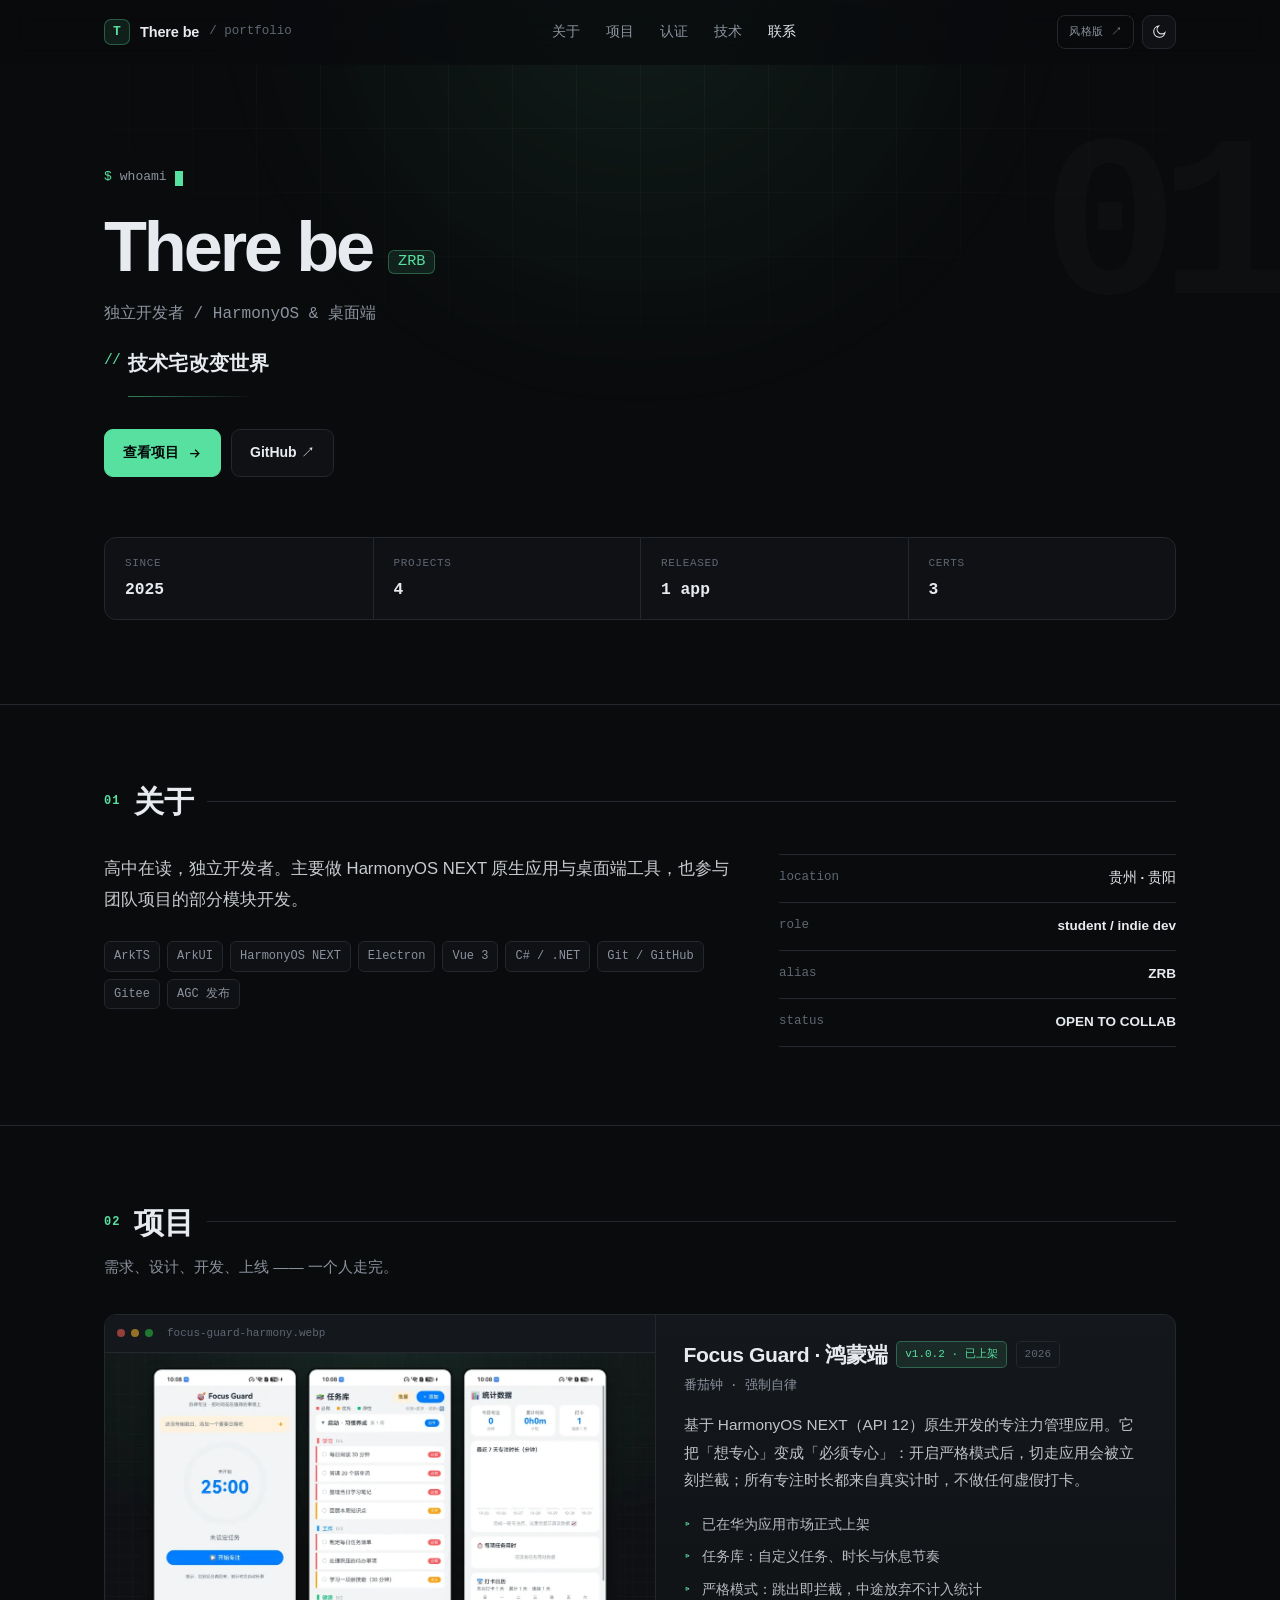
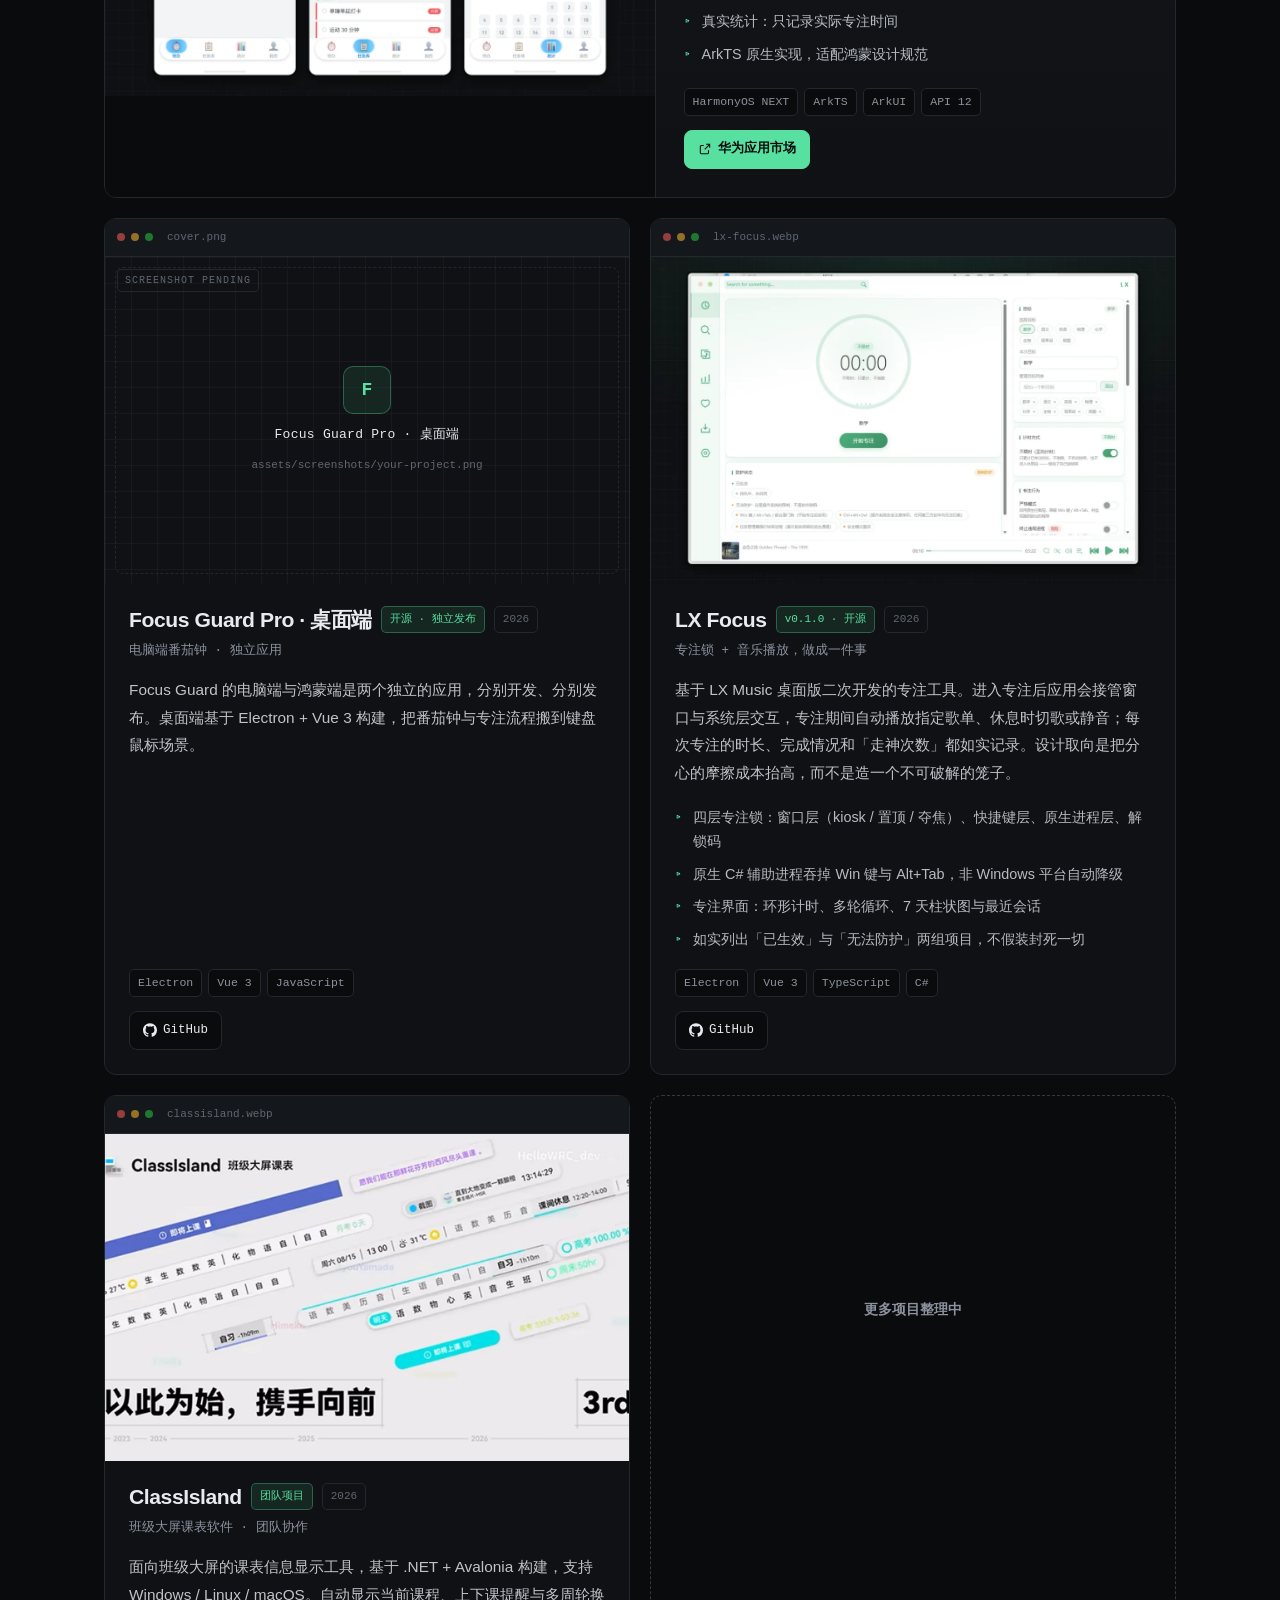
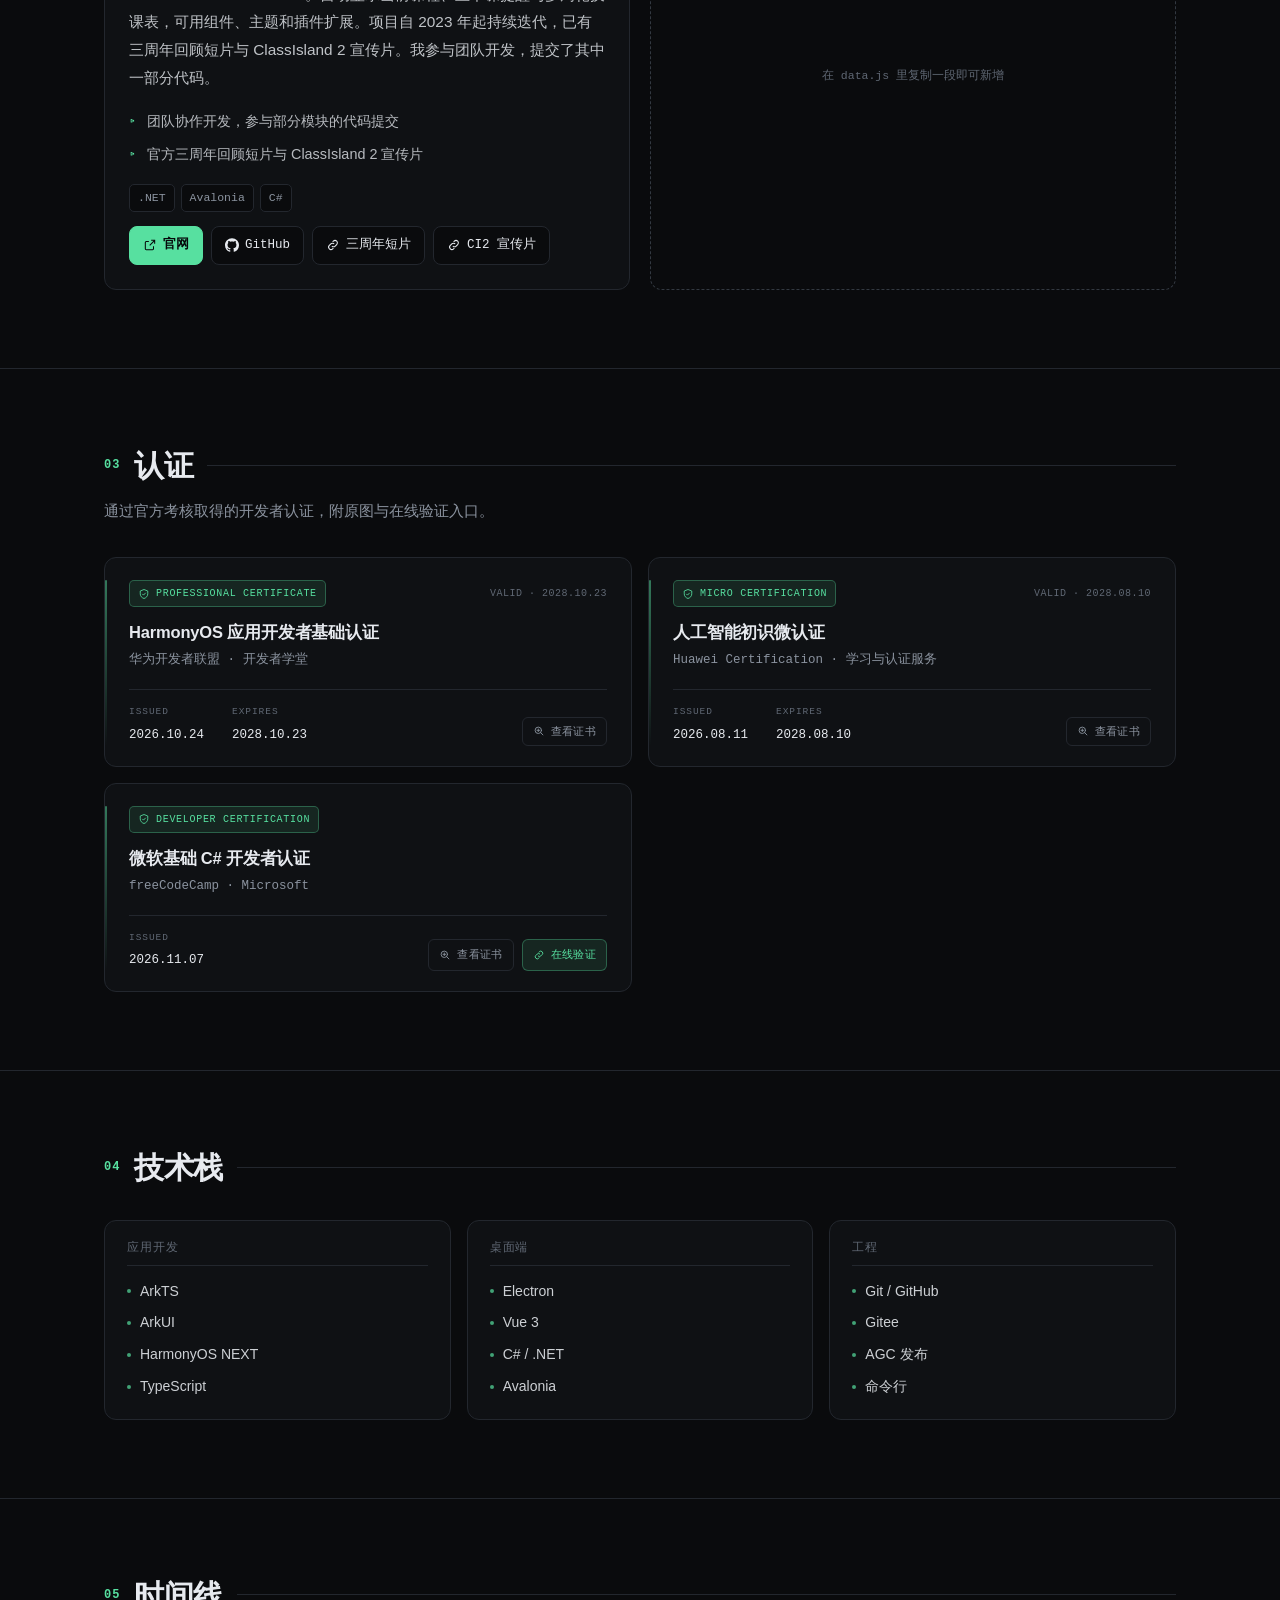
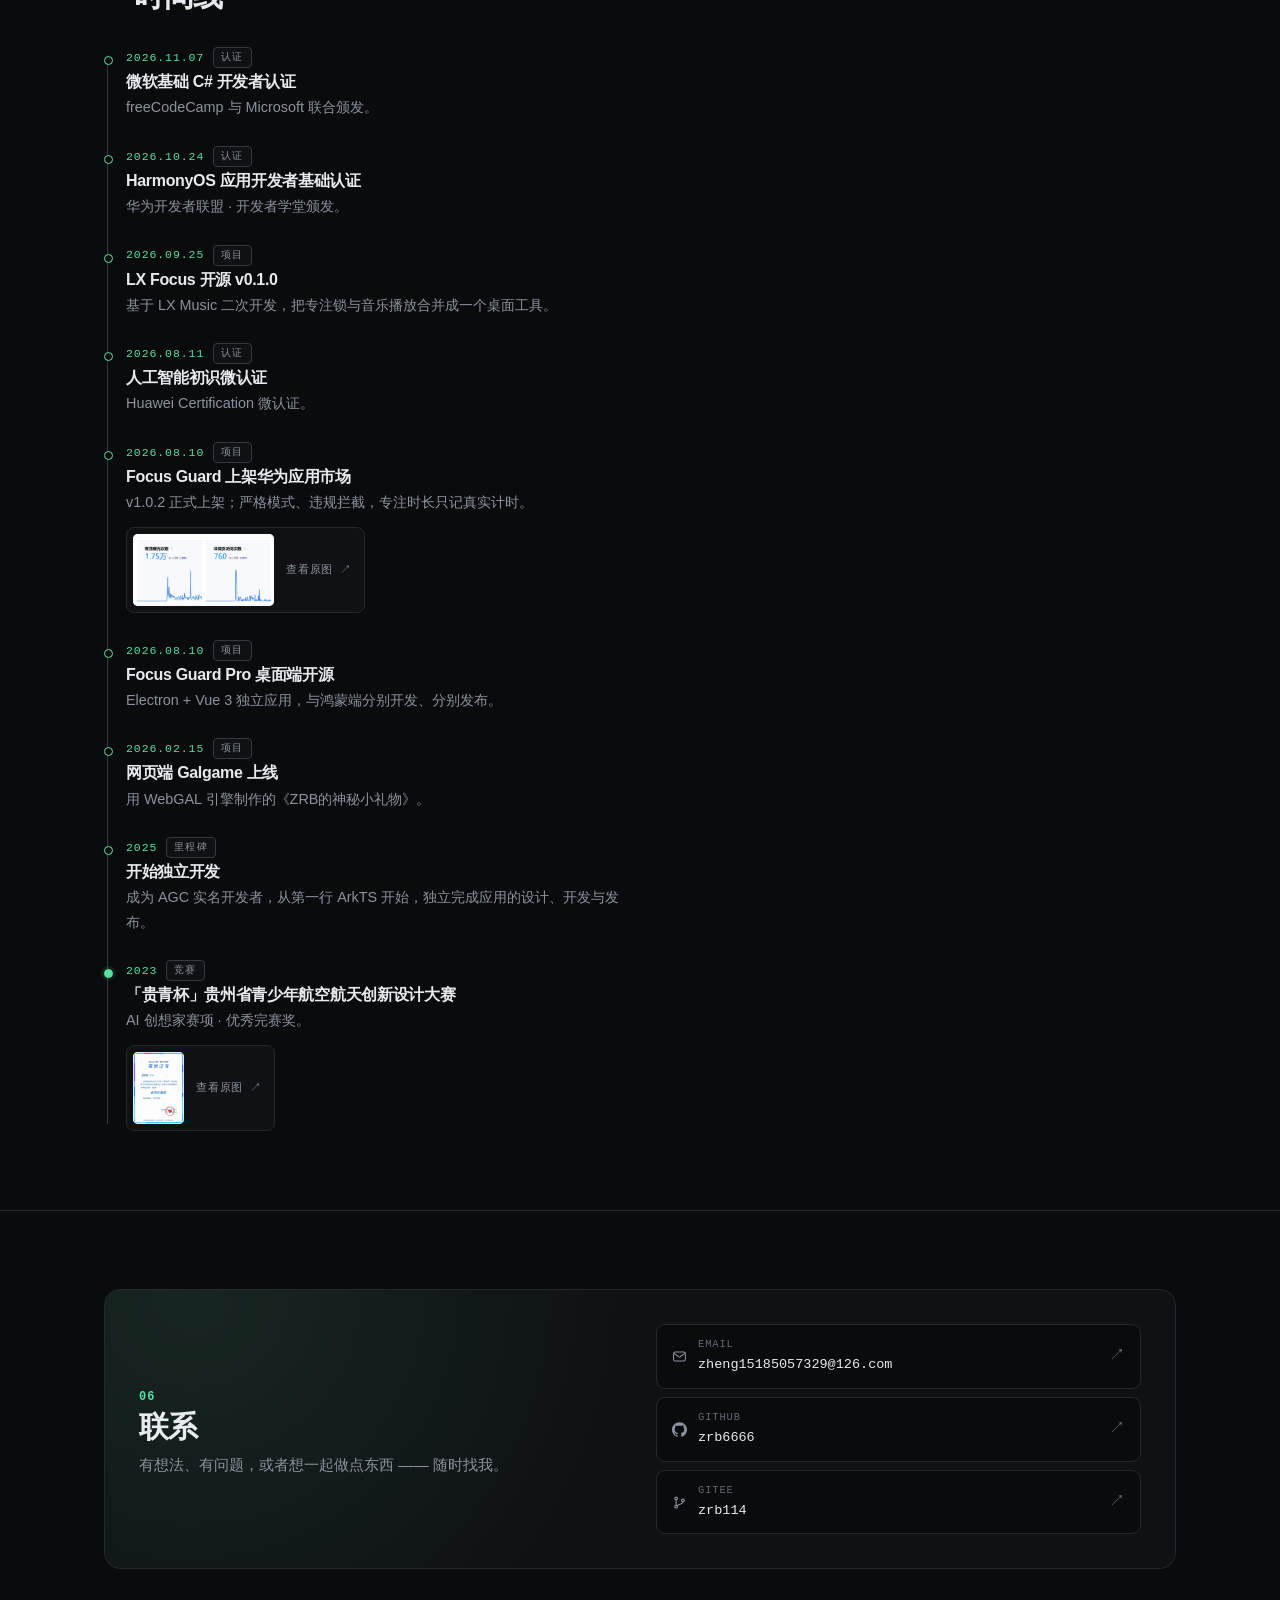
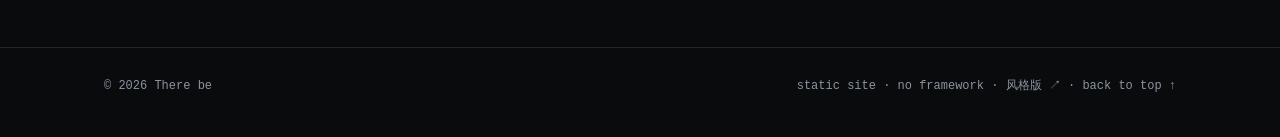
<file: index.html>
<!DOCTYPE html>
<html lang="zh-CN" data-theme="dark">
<head>
<meta charset="UTF-8" />
<meta name="viewport" content="width=device-width, initial-scale=1" />
<title>There be · 作品集</title>
<meta name="description" content="There be (ZRB) 的项目作品集 — 独立开发者，HarmonyOS 与桌面端应用。" />
<meta name="theme-color" content="#0a0b0d" />
<meta property="og:title" content="There be · 作品集" />
<meta property="og:description" content="独立开发者，做 HarmonyOS 应用与各种小工具。" />
<meta property="og:type" content="website" />
<link rel="icon" href="data:image/svg+xml,%3Csvg xmlns='http://www.w3.org/2000/svg' viewBox='0 0 32 32'%3E%3Crect width='32' height='32' rx='7' fill='%230a0b0d' stroke='%2357e0a0' stroke-width='1.5'/%3E%3Ctext x='16' y='22' font-size='15' font-family='monospace' font-weight='700' text-anchor='middle' fill='%2357e0a0'%3ET%3C/text%3E%3C/svg%3E" />
<!-- inline:style.css -->
<style>
/* =========================================================
   作品集 · 极客风样式

   ⚠ 本文件已内联到 index.html 的 <style> 里（省一次网络往返）。
     改完这里请运行：node sync-css.js
   =========================================================
   设计基调：近黑背景 + 1px 硬边框 + 等宽字体标签 + 单一薄荷绿强调
   ========================================================= */

:root {
  --bg: #0a0b0d;
  --panel: #0f1114;
  --panel-2: #14171b;
  --line: #23272e;
  --line-2: #333941;
  --text: #e7eaef;
  --dim: #8b939f;
  --dimmer: #5f6773;
  --accent: #57e0a0;
  --accent-soft: rgba(87, 224, 160, 0.10);
  --accent-line: rgba(87, 224, 160, 0.32);
  --radius: 12px;
  --max: 1120px;
  --nav-bg: rgba(10, 11, 13, 0.72);
  --nav-bg-solid: rgba(10, 11, 13, 0.94);
  --grid-line: rgba(255, 255, 255, 0.035);
  --shadow: 0 20px 50px -28px rgba(0, 0, 0, 0.9);
  color-scheme: dark;

  --mono: ui-monospace, SFMono-Regular, "SF Mono", "JetBrains Mono", "Cascadia Code",
    Menlo, Consolas, "Liberation Mono", monospace;
  --sans: -apple-system, BlinkMacSystemFont, "Segoe UI", "PingFang SC",
    "Hiragino Sans GB", "Microsoft YaHei", sans-serif;
}

[data-theme="light"] {
  --bg: #f6f7f8;
  --panel: #ffffff;
  --panel-2: #f2f4f5;
  --line: #dfe3e7;
  --line-2: #c6ccd3;
  --text: #0e1216;
  --dim: #5c6672;
  --dimmer: #8b939f;
  --accent: #0b9e64;
  --accent-soft: rgba(11, 158, 100, 0.08);
  --accent-line: rgba(11, 158, 100, 0.30);
  --nav-bg: rgba(246, 247, 248, 0.78);
  --nav-bg-solid: rgba(246, 247, 248, 0.95);
  --grid-line: rgba(0, 0, 0, 0.045);
  --shadow: 0 18px 40px -26px rgba(16, 24, 40, 0.35);
  color-scheme: light;
}

* { box-sizing: border-box; }

html {
  scroll-behavior: smooth;
  scroll-padding-top: 86px;
  -webkit-text-size-adjust: 100%;
}

body {
  margin: 0;
  background: var(--bg);
  color: var(--text);
  font-family: var(--sans);
  font-size: 16px;
  line-height: 1.7;
  -webkit-font-smoothing: antialiased;
  overflow-x: hidden;
  transition: background .3s ease, color .3s ease;
}

a { color: inherit; text-decoration: none; }
p { margin: 0; }
h1, h2, h3, h4 { margin: 0; line-height: 1.2; letter-spacing: -0.02em; }
img, svg { display: block; }
ul, ol, dl, dd { margin: 0; padding: 0; }
::selection { background: var(--accent); color: #06090a; }

.wrap { width: 100%; max-width: var(--max); margin: 0 auto; padding: 0 24px; }
.dim { color: var(--dim); }

/* ---------------- 背景 ---------------- */
.bg { position: fixed; inset: 0; z-index: -1; overflow: hidden; }
.bg-grid {
  position: absolute; inset: 0;
  background-image:
    linear-gradient(to right, var(--grid-line) 1px, transparent 1px),
    linear-gradient(to bottom, var(--grid-line) 1px, transparent 1px);
  background-size: 64px 64px;
  mask-image: radial-gradient(ellipse 78% 55% at 50% 0%, #000 10%, transparent 78%);
  -webkit-mask-image: radial-gradient(ellipse 78% 55% at 50% 0%, #000 10%, transparent 78%);
}
.bg-glow {
  position: absolute;
  left: 50%; top: -32vw;
  width: 86vw; height: 62vw;
  transform: translateX(-50%);
  background: radial-gradient(circle at 50% 50%,
    color-mix(in srgb, var(--accent) 16%, transparent), transparent 62%);
  filter: blur(40px);
  opacity: .55;
}
[data-theme="light"] .bg-glow { opacity: .35; }

/* ---------------- 导航 ---------------- */
.nav {
  position: sticky; top: 0; z-index: 60;
  background: var(--nav-bg);
  backdrop-filter: blur(14px) saturate(140%);
  -webkit-backdrop-filter: blur(14px) saturate(140%);
  border-bottom: 1px solid transparent;
  transition: border-color .25s ease, background .25s ease;
}
.nav.scrolled { border-bottom-color: var(--line); background: var(--nav-bg-solid); }
.nav-inner {
  height: 64px;
  display: flex; align-items: center; justify-content: space-between; gap: 16px;
}
.brand { display: inline-flex; align-items: center; gap: 10px; }
.brand-mark {
  width: 26px; height: 26px;
  display: grid; place-items: center;
  border: 1px solid var(--accent-line);
  border-radius: 7px;
  font-family: var(--mono);
  font-size: 13px; font-weight: 700;
  color: var(--accent);
  background: var(--accent-soft);
}
.brand-text { font-size: 14.5px; font-weight: 600; letter-spacing: -0.01em; }
.brand-slash {
  font-family: var(--mono);
  font-size: 12.5px;
  color: var(--dimmer);
}

.nav-links { display: flex; align-items: center; gap: 2px; }
.nav-links a {
  display: inline-flex; align-items: center; gap: 7px;
  padding: 7px 12px;
  border-radius: 8px;
  font-size: 13.5px;
  color: var(--dim);
  transition: color .2s ease, background .2s ease;
}
.nav-links a span {
  font-family: var(--mono);
  font-size: 10.5px;
  color: var(--dimmer);
  transition: color .2s ease;
}
.nav-links a:hover { color: var(--text); background: var(--panel-2); }
.nav-links a.active { color: var(--text); }
.nav-links a.active span { color: var(--accent); }

.nav-actions { display: flex; align-items: center; gap: 8px; }
.nav-alt {
  display: inline-flex; align-items: center;
  font-family: var(--mono); font-size: 11px; letter-spacing: .04em;
  color: var(--dim); white-space: nowrap;
  border: 1px solid var(--line); border-radius: 8px; padding: 7px 11px;
  transition: color .2s, border-color .2s, background .2s;
}
.nav-alt:hover { color: var(--accent); border-color: var(--accent-line); background: var(--accent-soft); }
.icon-btn {
  width: 34px; height: 34px;
  display: grid; place-items: center;
  border: 1px solid var(--line);
  border-radius: 9px;
  background: var(--panel);
  color: var(--text);
  cursor: pointer;
  transition: border-color .2s ease, color .2s ease, background .2s ease;
}
.icon-btn:hover { border-color: var(--line-2); color: var(--accent); }
.icon-btn svg { width: 16px; height: 16px; }
.icon-btn .i-sun { display: none; }
[data-theme="light"] .icon-btn .i-sun { display: block; }
[data-theme="light"] .icon-btn .i-moon { display: none; }
.burger { display: none; }

/* ---------------- HERO ---------------- */
.hero { padding: 96px 0 84px; position: relative; isolation: isolate; }
/* 首屏右侧的巨型章节编号水印：负层级，不压正文 */
.hero::before {
  content: "01";
  position: absolute; right: 4px; top: 52px; z-index: -1;
  font-family: var(--mono);
  font-size: clamp(140px, 18vw, 240px);
  font-weight: 700; line-height: 1; letter-spacing: -0.09em;
  color: var(--text); opacity: .018;
  pointer-events: none; user-select: none;
}
.term {
  display: inline-flex; align-items: center; gap: 8px;
  font-family: var(--mono);
  font-size: 13px;
  color: var(--dim);
  margin-bottom: 22px;
}
.term-prompt { color: var(--accent); }
.caret {
  display: inline-block;
  width: 8px; height: 15px;
  background: var(--accent);
  animation: blink 1.15s step-end infinite;
  transform: translateY(1px);
}
@keyframes blink { 0%, 100% { opacity: 1; } 50% { opacity: 0; } }

.hero-title {
  display: flex; align-items: baseline; flex-wrap: wrap; gap: 16px;
  font-size: clamp(2.6rem, 7.5vw, 4.4rem);
  font-weight: 800;
  letter-spacing: -0.045em;
  line-height: 1.04;
}
.hero-alias {
  font-family: var(--mono);
  font-size: clamp(.8rem, 1.6vw, .95rem);
  font-weight: 500;
  color: var(--accent);
  letter-spacing: 0;
  padding: 3px 9px;
  border: 1px solid var(--accent-line);
  border-radius: 6px;
  background: var(--accent-soft);
  transform: translateY(-6px);
}
.hero-role {
  margin-top: 18px;
  font-family: var(--mono);
  font-size: clamp(.9rem, 1.8vw, 1rem);
  color: var(--dim);
}
.hero-tag {
  position: relative;
  margin-top: 18px;
  padding-left: 24px;
  max-width: 44ch;
  font-size: 1.24rem;
  font-weight: 650;
  letter-spacing: .01em;
  color: var(--text);
}
.hero-tag::before {
  content: "//";
  position: absolute; left: 0; top: .12em;
  font-family: var(--mono);
  font-size: .92rem; font-weight: 400;
  letter-spacing: -.06em;
  color: var(--accent);
}
.hero-tag::after {
  content: "";
  display: block;
  width: 128px; height: 1px;
  margin-top: 16px;
  background: linear-gradient(90deg, var(--accent), transparent);
  opacity: .55;
}

.hero-cta { display: flex; flex-wrap: wrap; gap: 10px; margin-top: 32px; }
.btn {
  display: inline-flex; align-items: center; gap: 8px;
  padding: 11px 18px;
  border: 1px solid var(--line);
  border-radius: 9px;
  font-size: 14px;
  font-weight: 550;
  cursor: pointer;
  transition: transform .18s ease, border-color .18s ease, background .18s ease, color .18s ease;
}
.btn svg { width: 15px; height: 15px; }
.btn-primary {
  color: #06090a;
  background: var(--accent);
  border-color: var(--accent);
  font-weight: 650;
}
.btn-primary:hover { transform: translateY(-2px); filter: brightness(1.06); }
.btn-primary:hover svg { transform: translateX(2px); }
.btn-primary svg { transition: transform .18s ease; }
.btn-ghost { color: var(--text); background: var(--panel); }
.btn-ghost:hover { transform: translateY(-2px); border-color: var(--accent-line); color: var(--accent); }

.stats {
  display: grid;
  grid-template-columns: repeat(4, minmax(0, 1fr));
  margin-top: 60px;
  border: 1px solid var(--line);
  border-radius: var(--radius);
  overflow: hidden;
  background: var(--panel);
}
.stat { padding: 16px 20px; border-left: 1px solid var(--line); transition: background .22s ease; }
.stat:first-child { border-left: 0; }
.stat:hover { background: var(--accent-soft); }
.stat dd { transition: color .22s ease; }
.stat:hover dd { color: var(--accent); }
.stat dt {
  font-family: var(--mono);
  font-size: 11px;
  letter-spacing: .06em;
  color: var(--dimmer);
  text-transform: uppercase;
}
.stat dd {
  margin-top: 3px;
  font-family: var(--mono);
  font-size: 1.02rem;
  font-weight: 600;
  color: var(--text);
}

/* ---------------- 区块通用 ---------------- */
.section { padding: 78px 0; border-top: 1px solid var(--line); }
.sec-head {
  display: flex; align-items: center; gap: 14px;
  flex-wrap: wrap;
  margin-bottom: 34px;
}
.sec-no {
  font-family: var(--mono);
  font-size: 12px;
  font-weight: 600;
  color: var(--accent);
  letter-spacing: .08em;
}
.sec-head h2, .contact-head h2 {
  font-size: clamp(1.45rem, 3.2vw, 1.9rem);
  font-weight: 720;
}
.sec-line { flex: 1 1 60px; height: 1px; background: var(--line); min-width: 40px; }
.sec-sub {
  flex-basis: 100%;
  font-size: .95rem;
  color: var(--dim);
}

/* ---------------- ABOUT ---------------- */
.about-grid {
  display: grid;
  grid-template-columns: 1.6fr 1fr;
  gap: 40px;
  align-items: start;
}
.about-text p {
  font-size: 1.04rem;
  line-height: 1.85;
  color: color-mix(in srgb, var(--text) 86%, transparent);
}
.chips { display: flex; flex-wrap: wrap; gap: 7px; margin-top: 26px; }
.chip {
  font-family: var(--mono);
  font-size: 12px;
  color: var(--dim);
  padding: 4px 9px;
  border: 1px solid var(--line);
  border-radius: 6px;
  background: var(--panel);
}

.facts { display: grid; gap: 0; border-top: 1px solid var(--line); }
.facts > div {
  display: flex; justify-content: space-between; gap: 16px;
  padding: 12px 0;
  border-bottom: 1px solid var(--line);
  font-size: 13.5px;
}
.facts dt { font-family: var(--mono); color: var(--dimmer); font-size: 12.5px; }
.facts dd { color: var(--text); font-weight: 550; text-align: right; }
.facts dd.live { display: inline-flex; align-items: center; gap: 7px; color: var(--accent); font-family: var(--mono); font-size: 12px; }
.facts dd.live i {
  width: 6px; height: 6px; border-radius: 50%; background: var(--accent);
  box-shadow: 0 0 0 3px var(--accent-soft);
  animation: pulse 2.4s ease-in-out infinite;
}
@keyframes pulse { 0%, 100% { opacity: 1; } 50% { opacity: .35; } }

/* ---------------- 项目 ---------------- */
.projects { display: grid; gap: 20px; }

.card {
  border: 1px solid var(--line);
  border-radius: var(--radius);
  background: var(--panel);
  overflow: hidden;
  transition: border-color .25s ease, transform .25s ease, background .25s ease;
}
.card:hover { border-color: var(--line-2); transform: translateY(-2px); }
.card.featured:hover { border-color: var(--accent-line); }

.card.featured {
  display: grid;
  grid-template-columns: 1.06fr 1fr;
  gap: 0;
  background: linear-gradient(180deg, var(--panel-2), var(--panel));
}
.card.featured .shot { border-right: 1px solid var(--line); }
.card-body { padding: 26px 28px 28px; display: flex; flex-direction: column; }

.card-top {
  display: flex; align-items: center; gap: 9px; flex-wrap: wrap;
  margin-bottom: 8px;
}
.card-top h3 { font-size: 1.32rem; font-weight: 700; letter-spacing: -0.02em; }
.badge {
  font-family: var(--mono);
  font-size: 11px;
  padding: 3px 8px;
  border-radius: 5px;
  color: var(--accent);
  background: var(--accent-soft);
  border: 1px solid var(--accent-line);
}
.badge.mute { color: var(--dimmer); background: transparent; border-color: var(--line); }
.card-sub {
  font-family: var(--mono);
  font-size: 12.5px;
  color: var(--dim);
  margin-bottom: 14px;
}
.card-desc {
  font-size: .96rem;
  line-height: 1.8;
  color: color-mix(in srgb, var(--text) 82%, transparent);
}

.highlights { list-style: none; display: grid; gap: 8px; margin-top: 18px; }
.highlights li {
  position: relative;
  padding-left: 18px;
  font-size: .9rem;
  color: color-mix(in srgb, var(--text) 78%, transparent);
}
.highlights li::before {
  content: "▹";
  position: absolute; left: 0;
  color: var(--accent);
  font-size: .85rem;
}

.card-foot { margin-top: auto; padding-top: 22px; display: grid; gap: 14px; }
.stack-row { display: flex; flex-wrap: wrap; gap: 6px; }
.tech {
  font-family: var(--mono);
  font-size: 11.5px;
  color: var(--dim);
  padding: 3px 8px;
  border: 1px solid var(--line);
  border-radius: 5px;
  background: var(--bg);
}
.tcard .card-foot { padding-top: 18px; }

.card-links { display: flex; flex-wrap: wrap; gap: 8px; }
.link {
  display: inline-flex; align-items: center; gap: 6px;
  padding: 8px 13px;
  border: 1px solid var(--line);
  border-radius: 8px;
  font-family: var(--mono);
  font-size: 12.5px;
  color: var(--text);
  background: var(--bg);
  transition: border-color .18s ease, color .18s ease, transform .18s ease;
}
.link:hover { border-color: var(--accent-line); color: var(--accent); transform: translateY(-1px); }
.link svg { width: 14px; height: 14px; }
.link.solid { background: var(--accent); color: #06090a; border-color: var(--accent); font-weight: 600; }
.link.solid:hover { color: #06090a; filter: brightness(1.06); }

/* 截图窗 */
.shot { display: block; background: var(--bg); }
.shot-bar {
  display: flex; align-items: center; gap: 6px;
  padding: 9px 12px;
  border-bottom: 1px solid var(--line);
  background: var(--panel-2);
}
.shot-bar i {
  width: 8px; height: 8px; border-radius: 50%;
  background: var(--line-2);
}
.shot-bar i:nth-child(1) { background: #ff5f57; opacity: .55; }
.shot-bar i:nth-child(2) { background: #febc2e; opacity: .55; }
.shot-bar i:nth-child(3) { background: #28c840; opacity: .55; }
.shot-bar em {
  margin-left: 8px;
  font-family: var(--mono);
  font-style: normal;
  font-size: 11px;
  color: var(--dimmer);
  white-space: nowrap; overflow: hidden; text-overflow: ellipsis;
}
.shot-body {
  position: relative;
  aspect-ratio: 16 / 10;
  overflow: hidden;
  background: var(--panel);
}
.shot-body img {
  width: 100%; height: 100%;
  object-fit: cover; object-position: top center;
  transition: transform .5s cubic-bezier(.2,.7,.3,1);
}
.card:hover .shot-body img { transform: scale(1.025); }
.shot-fallback {
  position: absolute; inset: 0;
  display: none;
  flex-direction: column; align-items: center; justify-content: center;
  gap: 10px;
  background-image:
    linear-gradient(to right, var(--grid-line) 1px, transparent 1px),
    linear-gradient(to bottom, var(--grid-line) 1px, transparent 1px);
  background-size: 26px 26px;
  text-align: center;
  padding: 20px;
}
.shot.no-shot .shot-body img { display: none; }
.shot.no-shot .shot-fallback { display: flex; }
.fallback-initial {
  width: 48px; height: 48px;
  display: grid; place-items: center;
  border: 1px solid var(--accent-line);
  border-radius: 10px;
  background: var(--accent-soft);
  color: var(--accent);
  font-family: var(--mono);
  font-size: 18px; font-weight: 700;
}
.fallback-name {
  font-family: var(--mono);
  font-size: 13px;
  color: var(--text);
  letter-spacing: .02em;
}
.fallback-file {
  font-family: var(--mono);
  font-size: 11px;
  color: var(--dimmer);
  word-break: break-all;
  max-width: 92%;
  text-align: center;
}
.fallback-tag {
  position: absolute;
  top: 12px; left: 12px;
  font-family: var(--mono);
  font-size: 10px;
  letter-spacing: .1em;
  text-transform: uppercase;
  color: var(--dimmer);
  padding: 2px 7px;
  border: 1px solid var(--line);
  border-radius: 4px;
}
.shot-fallback::before {
  content: "";
  position: absolute;
  inset: 10px;
  border: 1px dashed var(--line-2);
  border-radius: 8px;
  opacity: .55;
  pointer-events: none;
}

/* 小卡片网格 */
.projects-grid {
  display: grid;
  grid-template-columns: repeat(2, minmax(0, 1fr));
  gap: 20px;
}
.tcard { display: flex; flex-direction: column; }
.tcard .card-body { padding: 22px 24px 24px; flex: 1; }

.ghost {
  display: grid; place-items: center; gap: 6px;
  padding: 34px 24px;
  border: 1px dashed var(--line-2);
  border-radius: var(--radius);
  text-align: center;
}
.ghost b { font-size: 13.5px; font-weight: 600; color: var(--dim); }
.ghost code {
  font-family: var(--mono);
  font-size: 11.5px;
  color: var(--dimmer);
}

/* ---------------- 认证 ---------------- */
.certs { display: grid; grid-template-columns: repeat(2, minmax(0, 1fr)); gap: 16px; }

.cert {
  position: relative;
  padding: 22px 24px 20px;
  border: 1px solid var(--line);
  border-radius: var(--radius);
  background: var(--panel);
  transition: border-color .25s ease, transform .25s ease;
}
.cert:hover { border-color: var(--accent-line); transform: translateY(-2px); }
.cert::after {
  content: "";
  position: absolute; left: 0; top: 22px; bottom: 20px;
  width: 2px;
  background: linear-gradient(to bottom, var(--accent), transparent);
  opacity: .5;
  border-radius: 2px;
}
.cert-top { display: flex; align-items: center; justify-content: space-between; gap: 8px 12px; flex-wrap: wrap; margin-bottom: 16px; }
.cert-seal {
  display: inline-flex; align-items: center; gap: 6px;
  font-family: var(--mono);
  font-size: 10px;
  letter-spacing: .07em;
  text-transform: uppercase;
  color: var(--accent);
  padding: 4px 8px;
  border: 1px solid var(--accent-line);
  border-radius: 5px;
  background: var(--accent-soft);
  white-space: nowrap;
}
.cert-seal svg { width: 12px; height: 12px; flex: none; }
.cert-valid {
  font-family: var(--mono);
  font-size: 10px;
  letter-spacing: .05em;
  color: var(--dimmer);
  white-space: nowrap;
}
.cert h3 { font-size: 16.5px; font-weight: 600; letter-spacing: -.01em; margin: 0 0 7px; }
.cert-org { margin: 0 0 18px; font-size: 12.5px; color: var(--dim); font-family: var(--mono); }
.cert-bottom {
  display: flex; align-items: flex-end; justify-content: space-between; gap: 14px;
  padding-top: 14px;
  border-top: 1px solid var(--line);
}
.cert-meta { display: flex; gap: 28px; margin: 0; }
.cert-meta div { display: grid; gap: 4px; }
.cert-meta dt { font-family: var(--mono); font-size: 9.5px; letter-spacing: .1em; color: var(--dimmer); }
.cert-meta dd { margin: 0; font-family: var(--mono); font-size: 12.5px; color: var(--text); }

.cert-view {
  flex: none;
  display: inline-flex; align-items: center; gap: 6px;
  font-family: var(--mono); font-size: 11px; letter-spacing: .03em;
  color: var(--dim);
  background: transparent;
  border: 1px solid var(--line); border-radius: 6px;
  padding: 6px 10px;
  cursor: pointer;
  white-space: nowrap;
  transition: color .2s ease, border-color .2s ease, background .2s ease;
}
.cert-view svg { width: 12px; height: 12px; flex: none; }
.cert-view:hover { color: var(--accent); border-color: var(--accent-line); background: var(--accent-soft); }
.cert-view:focus-visible { outline: 2px solid var(--accent-line); outline-offset: 2px; }
.cert-actions { display: flex; gap: 8px; flex-wrap: wrap; justify-content: flex-end; flex: none; }
.cert-verify, .cert-verify:visited {
  display: inline-flex; align-items: center; gap: 6px;
  font-family: var(--mono); font-size: 11px; letter-spacing: .03em;
  color: var(--accent); text-decoration: none;
  background: var(--accent-soft); border: 1px solid var(--accent-line); border-radius: 6px;
  padding: 6px 10px; transition: background .2s, border-color .2s;
}
.cert-verify svg { width: 12px; height: 12px; flex: none; }
.cert-verify:hover { background: color-mix(in srgb, var(--accent) 18%, transparent); border-color: var(--accent); }
.cert-verify:focus-visible { outline: 2px solid var(--accent-line); outline-offset: 2px; }

/* ---------------- 证书预览 ---------------- */
.lb {
  position: fixed; inset: 0; z-index: 240;
  background: rgba(5, 6, 8, .92);
  -webkit-backdrop-filter: blur(7px);
  backdrop-filter: blur(7px);
  opacity: 0; visibility: hidden;
  transition: opacity .2s ease, visibility .2s ease;
}
.lb.on { opacity: 1; visibility: visible; }

.lb-scroll {
  position: absolute; inset: 0;
  display: flex; align-items: center; justify-content: center;
  padding: 30px 22px;
  overflow: auto;
  overscroll-behavior: contain;
}
.lb.zoomed .lb-scroll { align-items: flex-start; padding: 14px; }

.lb-panel { display: flex; flex-direction: column; align-items: center; gap: 12px; }
.lb-img {
  display: block;
  max-width: min(860px, 92vw);
  max-height: 82vh;
  width: auto; height: auto;
  border: 1px solid var(--line-2);
  border-radius: 5px;
  background: #fff;
  box-shadow: 0 30px 84px rgba(0, 0, 0, .68);
  cursor: zoom-in;
  transform: scale(.985);
  transition: transform .22s ease;
}
.lb.on .lb-img { transform: scale(1); }
.lb.zoomed .lb-img { max-width: none; max-height: none; cursor: zoom-out; transform: none; }

.lb-loading {
  display: none;
  margin: 0; padding: 120px 40px;
  font-family: var(--mono); font-size: 12px; letter-spacing: .06em;
  color: var(--dim);
  animation: lbPulse 1.4s ease-in-out infinite;
}
.lb.loading .lb-loading { display: block; }
.lb.loading .lb-img,
.lb.loading .lb-cap,
.lb.loading .lb-hint { display: none; }
@keyframes lbPulse { 0%, 100% { opacity: .35; } 50% { opacity: 1; } }

.lb-cap {
  margin: 0; text-align: center;
  font-family: var(--mono); font-size: 11.5px; letter-spacing: .02em;
  color: var(--dim);
}
.lb-hint {
  margin: -6px 0 0; text-align: center;
  font-family: var(--mono); font-size: 10px; letter-spacing: .04em;
  color: var(--dimmer);
}

.lb-close {
  position: fixed; top: 20px; right: 20px;
  width: 32px; height: 32px;
  display: grid; place-items: center;
  border: 1px solid var(--line-2); border-radius: 50%;
  background: var(--panel); color: var(--text);
  cursor: pointer;
  z-index: 2;
  transition: color .2s ease, border-color .2s ease;
}
.lb-close svg { width: 14px; height: 14px; }
.lb-close:hover { color: var(--accent); border-color: var(--accent-line); }
.lb-close:focus-visible { outline: 2px solid var(--accent-line); outline-offset: 2px; }

/* ---------------- 技术栈 ---------------- */
.stack-grid {
  display: grid;
  grid-template-columns: repeat(3, minmax(0, 1fr));
  gap: 16px;
}
.stack-item {
  padding: 20px 22px;
  border: 1px solid var(--line);
  border-radius: var(--radius);
  background: var(--panel);
}
.stack-item h4 {
  font-family: var(--mono);
  font-size: 11.5px;
  font-weight: 500;
  letter-spacing: .08em;
  text-transform: uppercase;
  color: var(--dimmer);
  margin-bottom: 14px;
  padding-bottom: 10px;
  border-bottom: 1px solid var(--line);
}
.stack-item ul { list-style: none; display: grid; gap: 8px; }
.stack-item li {
  display: flex; align-items: center; gap: 9px;
  font-size: 14px;
  color: color-mix(in srgb, var(--text) 88%, transparent);
}
.stack-item li::before {
  content: "";
  width: 4px; height: 4px;
  border-radius: 50%;
  background: var(--accent);
  opacity: .7;
}

/* ---------------- 时间线 ---------------- */
.timeline { list-style: none; position: relative; padding-left: 22px; }
.timeline::before {
  content: "";
  position: absolute; left: 3px; top: 8px; bottom: 8px;
  width: 1px; background: var(--line-2);
}
.timeline li { position: relative; padding-bottom: 26px; }
.timeline li:last-child { padding-bottom: 0; }
.timeline li::before {
  content: "";
  position: absolute; left: -22px; top: 9px;
  width: 7px; height: 7px;
  border-radius: 50%;
  background: var(--bg);
  border: 1px solid var(--accent);
}
.timeline time {
  display: flex;
  align-items: center;
  flex-wrap: wrap;
  gap: 9px;
  font-family: var(--mono);
  font-size: 11.5px;
  letter-spacing: .08em;
  color: var(--accent);
  margin-bottom: 4px;
}
.tl-tag {
  font-size: 10px;
  letter-spacing: .12em;
  color: var(--dim);
  border: 1px solid var(--line-2);
  border-radius: 4px;
  padding: 1px 7px;
  background: var(--panel);
}
.timeline li[data-tag="竞赛"]::before { background: var(--accent); box-shadow: 0 0 0 3px var(--accent-soft); }
.tl-shot {
  display: inline-flex; align-items: center; gap: 12px;
  margin-top: 12px; padding: 6px 12px 6px 6px;
  border: 1px solid var(--line); border-radius: 8px;
  background: var(--panel); color: var(--dim); cursor: zoom-in;
  font-family: var(--mono); font-size: 10.5px; letter-spacing: .08em;
  transition: border-color .25s, transform .25s, color .25s;
}
.tl-shot:hover { border-color: var(--accent-line); color: var(--text); transform: translateY(-2px); }
.tl-shot img {
  height: 72px; width: auto; max-width: 170px; object-fit: contain;
  border-radius: 5px; background: #fff;
}
.timeline h4 { font-size: 1rem; font-weight: 620; margin-bottom: 4px; }
.timeline p { font-size: .9rem; color: var(--dim); max-width: 62ch; }

/* ---------------- 联系 ---------------- */
.contact {
  border: 1px solid var(--line);
  border-radius: 16px;
  background:
    radial-gradient(700px circle at 8% 0%, var(--accent-soft), transparent 62%),
    var(--panel);
  padding: 34px;
  display: grid;
  grid-template-columns: 1fr 1fr;
  gap: 32px;
  align-items: center;
}
.contact-head .sec-sub { margin-top: 8px; }
.contact-list { display: grid; gap: 8px; }
.contact-link {
  display: flex; align-items: center; justify-content: space-between; gap: 14px;
  padding: 11px 15px;
  border: 1px solid var(--line);
  border-radius: 9px;
  background: var(--bg);
  transition: border-color .18s ease, transform .18s ease;
}
.contact-link:hover { border-color: var(--accent-line); transform: translateX(3px); }
.cl-left { display: flex; align-items: center; gap: 11px; min-width: 0; }
.cl-left svg { width: 15px; height: 15px; color: var(--dim); flex: 0 0 auto; }
.cl-label {
  font-family: var(--mono);
  font-size: 10.5px;
  letter-spacing: .08em;
  text-transform: uppercase;
  color: var(--dimmer);
  display: block;
}
.cl-value {
  font-family: var(--mono);
  font-size: 13.5px;
  color: var(--text);
  display: block;
  overflow: hidden; text-overflow: ellipsis; white-space: nowrap;
}
.cl-arrow { font-family: var(--mono); color: var(--dimmer); transition: color .18s ease, transform .18s ease; }
.contact-link:hover .cl-arrow { color: var(--accent); transform: translateX(2px); }

/* ---------------- 页脚 ---------------- */
.footer { border-top: 1px solid var(--line); padding: 28px 0 40px; }
.footer-inner {
  display: flex; justify-content: space-between; gap: 12px; flex-wrap: wrap;
  font-family: var(--mono);
  font-size: 12px;
  color: var(--dim);
}
.footer-inner a:hover { color: var(--accent); }

/* ---------------- 动画 ---------------- */
.reveal {
  opacity: 0;
  transform: translateY(14px);
  transition: opacity .6s cubic-bezier(.22,.61,.36,1), transform .6s cubic-bezier(.22,.61,.36,1);
}
.reveal.in { opacity: 1; transform: none; }

@media (prefers-reduced-motion: reduce) {
  .reveal { opacity: 1; transform: none; transition: none; }
  .caret { animation: none; }
  html { scroll-behavior: auto; }
}

/* ---------------- 响应式 ---------------- */
@media (max-width: 960px) {
  .card.featured { grid-template-columns: 1fr; }
  .card.featured .shot { border-right: 0; border-bottom: 1px solid var(--line); }
  .about-grid { grid-template-columns: 1fr; gap: 28px; }
  .stack-grid { grid-template-columns: 1fr 1fr; }
  .contact { grid-template-columns: 1fr; padding: 28px; }
}

@media (max-width: 720px) {
  .nav-links {
    position: absolute;
    top: 64px; left: 12px; right: 12px;
    flex-direction: column; align-items: stretch;
    padding: 8px;
    gap: 2px;
    border: 1px solid var(--line);
    border-radius: 12px;
    background: var(--nav-bg-solid);
    backdrop-filter: blur(16px);
    box-shadow: var(--shadow);
    display: none;
  }
  .nav-links.open { display: flex; }
  .nav-links a { padding: 11px 12px; font-size: 14px; }
  .burger { display: grid; }
  .brand-slash { display: none; }
  .nav-alt { display: none; }

  .hero { padding: 64px 0 56px; }
  .hero-title { gap: 10px; }
  .hero-alias { transform: translateY(-3px); }
  .hero::before { display: none; }
  .hero-tag { font-size: 1.08rem; }
  .stats { grid-template-columns: 1fr 1fr; margin-top: 42px; }
  .stat { padding: 14px 16px; }
  .stat:nth-child(3) { border-left: 0; }
  .stat:nth-child(n+3) { border-top: 1px solid var(--line); }

  .section { padding: 56px 0; }
  .sec-head { margin-bottom: 26px; }
  .sec-line { display: none; }

  .projects-grid { grid-template-columns: 1fr; }
  .stack-grid { grid-template-columns: 1fr; }
  .certs { grid-template-columns: 1fr; }
  .cert-top { flex-direction: column; align-items: flex-start; gap: 8px; }
  .cert-bottom { flex-wrap: wrap; gap: 12px; }
  .lb-scroll { padding: 54px 14px 26px; }
  .lb-img { max-height: 68vh; }
  .lb-close { top: 14px; right: 14px; }
  .card-body { padding: 20px 20px 22px; }
  .card.featured .card-body { padding: 22px 20px 24px; }
  .card-top h3 { font-size: 1.18rem; }
  .shot-body { aspect-ratio: 16 / 11; }
  .contact { padding: 22px; gap: 24px; }
  .contact-link { align-items: flex-start; }
  .cl-value { white-space: normal; word-break: break-all; line-height: 1.4; }
  .cl-arrow { margin-top: 2px; }
  .footer-inner { flex-direction: column; gap: 8px; }
}

@media (max-width: 380px) {
  .wrap { padding: 0 16px; }
  .hero-title { font-size: 2.2rem; }
}
</style>
</head>
<body>

<div class="bg" aria-hidden="true">
  <div class="bg-grid"></div>
  <div class="bg-glow"></div>
</div>

<header class="nav" id="nav">
  <div class="wrap nav-inner">
    <a class="brand" href="#top">
      <span class="brand-mark" id="brandMark">T</span>
      <span class="brand-text" id="brandText">There be</span>
      <span class="brand-slash">/ portfolio</span>
    </a>
    <nav class="nav-links" id="navLinks">
      <a href="#about">关于</a>
      <a href="#projects">项目</a>
      <a href="#certs">认证</a>
      <a href="#stack">技术</a>
      <a href="#contact">联系</a>
    </nav>
    <div class="nav-actions">
      <a class="nav-alt" href="mihoyo.html" title="切换到米哈游官网风格版本">风格版 ↗</a>
      <button class="icon-btn" id="themeBtn" type="button" aria-label="切换主题">
        <svg class="i-moon" viewBox="0 0 24 24" fill="none" stroke="currentColor" stroke-width="1.6"><path d="M21 12.8A8.5 8.5 0 1 1 11.2 3a6.6 6.6 0 0 0 9.8 9.8Z"/></svg>
        <svg class="i-sun" viewBox="0 0 24 24" fill="none" stroke="currentColor" stroke-width="1.6"><circle cx="12" cy="12" r="4.2"/><path d="M12 2.5v2M12 19.5v2M2.5 12h2M19.5 12h2M5.3 5.3l1.4 1.4M17.3 17.3l1.4 1.4M18.7 5.3l-1.4 1.4M6.7 17.3l-1.4 1.4"/></svg>
      </button>
      <button class="icon-btn burger" id="burger" type="button" aria-label="菜单" aria-expanded="false">
        <svg viewBox="0 0 24 24" fill="none" stroke="currentColor" stroke-width="1.6"><path d="M4 7h16M4 12h16M4 17h16"/></svg>
      </button>
    </div>
  </div>
</header>

<main id="top">

  <!-- ============ HERO ============ -->
  <section class="hero">
    <div class="wrap">
      <p class="term reveal">
        <span class="term-prompt">$</span>
        <span id="heroPrompt">whoami</span>
        <span class="caret" aria-hidden="true"></span>
      </p>

      <h1 class="hero-title reveal">
        <span id="heroName">There be</span>
        <span class="hero-alias" id="heroAlias">ZRB</span>
      </h1>

      <p class="hero-role reveal" id="heroRole">独立开发者 / HarmonyOS 应用开发</p>
      <p class="hero-tag reveal" id="heroTag"></p>

      <div class="hero-cta reveal">
        <a class="btn btn-primary" href="#projects">
          查看项目
          <svg viewBox="0 0 24 24" fill="none" stroke="currentColor" stroke-width="2"><path d="M5 12h13M13 6l6 6-6 6"/></svg>
        </a>
        <a class="btn btn-ghost" id="heroGithub" href="#" target="_blank" rel="noopener">GitHub ↗</a>
      </div>

      <div class="stats reveal" id="stats"></div>
    </div>
  </section>

  <!-- ============ ABOUT ============ -->
  <section id="about" class="section">
    <div class="wrap">
      <div class="sec-head reveal">
        <span class="sec-no">01</span>
        <h2>关于</h2>
        <span class="sec-line"></span>
      </div>
      <div class="about-grid">
        <div class="about-text reveal">
          <p id="aboutIntro"></p>
          <div class="chips" id="aboutChips"></div>
        </div>
        <dl class="facts reveal" id="facts"></dl>
      </div>
    </div>
  </section>

  <!-- ============ PROJECTS ============ -->
  <section id="projects" class="section">
    <div class="wrap">
      <div class="sec-head reveal">
        <span class="sec-no">02</span>
        <h2>项目</h2>
        <span class="sec-line"></span>
        <p class="sec-sub">需求、设计、开发、上线 —— 一个人走完。</p>
      </div>
      <div class="projects" id="projectsList"></div>
    </div>
  </section>

  <!-- ============ CERTS ============ -->
  <section id="certs" class="section">
    <div class="wrap">
      <div class="sec-head reveal">
        <span class="sec-no">03</span>
        <h2>认证</h2>
        <span class="sec-line"></span>
        <p class="sec-sub">通过官方考核取得的开发者认证，附原图与在线验证入口。</p>
      </div>
      <div class="certs" id="certsList"></div>
    </div>
  </section>

  <!-- ============ STACK ============ -->
  <section id="stack" class="section">
    <div class="wrap">
      <div class="sec-head reveal">
        <span class="sec-no">04</span>
        <h2>技术栈</h2>
        <span class="sec-line"></span>
      </div>
      <div class="stack-grid" id="stackGrid"></div>
    </div>
  </section>

  <!-- ============ TIMELINE ============ -->
  <section id="journey" class="section">
    <div class="wrap">
      <div class="sec-head reveal">
        <span class="sec-no">05</span>
        <h2>时间线</h2>
        <span class="sec-line"></span>
      </div>
      <ol class="timeline" id="timeline"></ol>
    </div>
  </section>

  <!-- ============ CONTACT ============ -->
  <section id="contact" class="section">
    <div class="wrap">
      <div class="contact reveal">
        <div class="contact-head">
          <span class="sec-no">06</span>
          <h2>联系</h2>
          <p class="sec-sub">有想法、有问题，或者想一起做点东西 —— 随时找我。</p>
        </div>
        <div class="contact-list" id="contactLinks"></div>
      </div>
    </div>
  </section>

</main>

<footer class="footer">
  <div class="wrap footer-inner">
    <span>© <span id="year">2026</span> <span id="footerName">There be</span></span>
    <span class="dim">static site · no framework · <a href="mihoyo.html">风格版 ↗</a> · <a href="#top">back to top ↑</a></span>
  </div>
</footer>

<script src="data.js" defer></script>
<script src="main.js" defer></script>
</body>
</html>
</file>
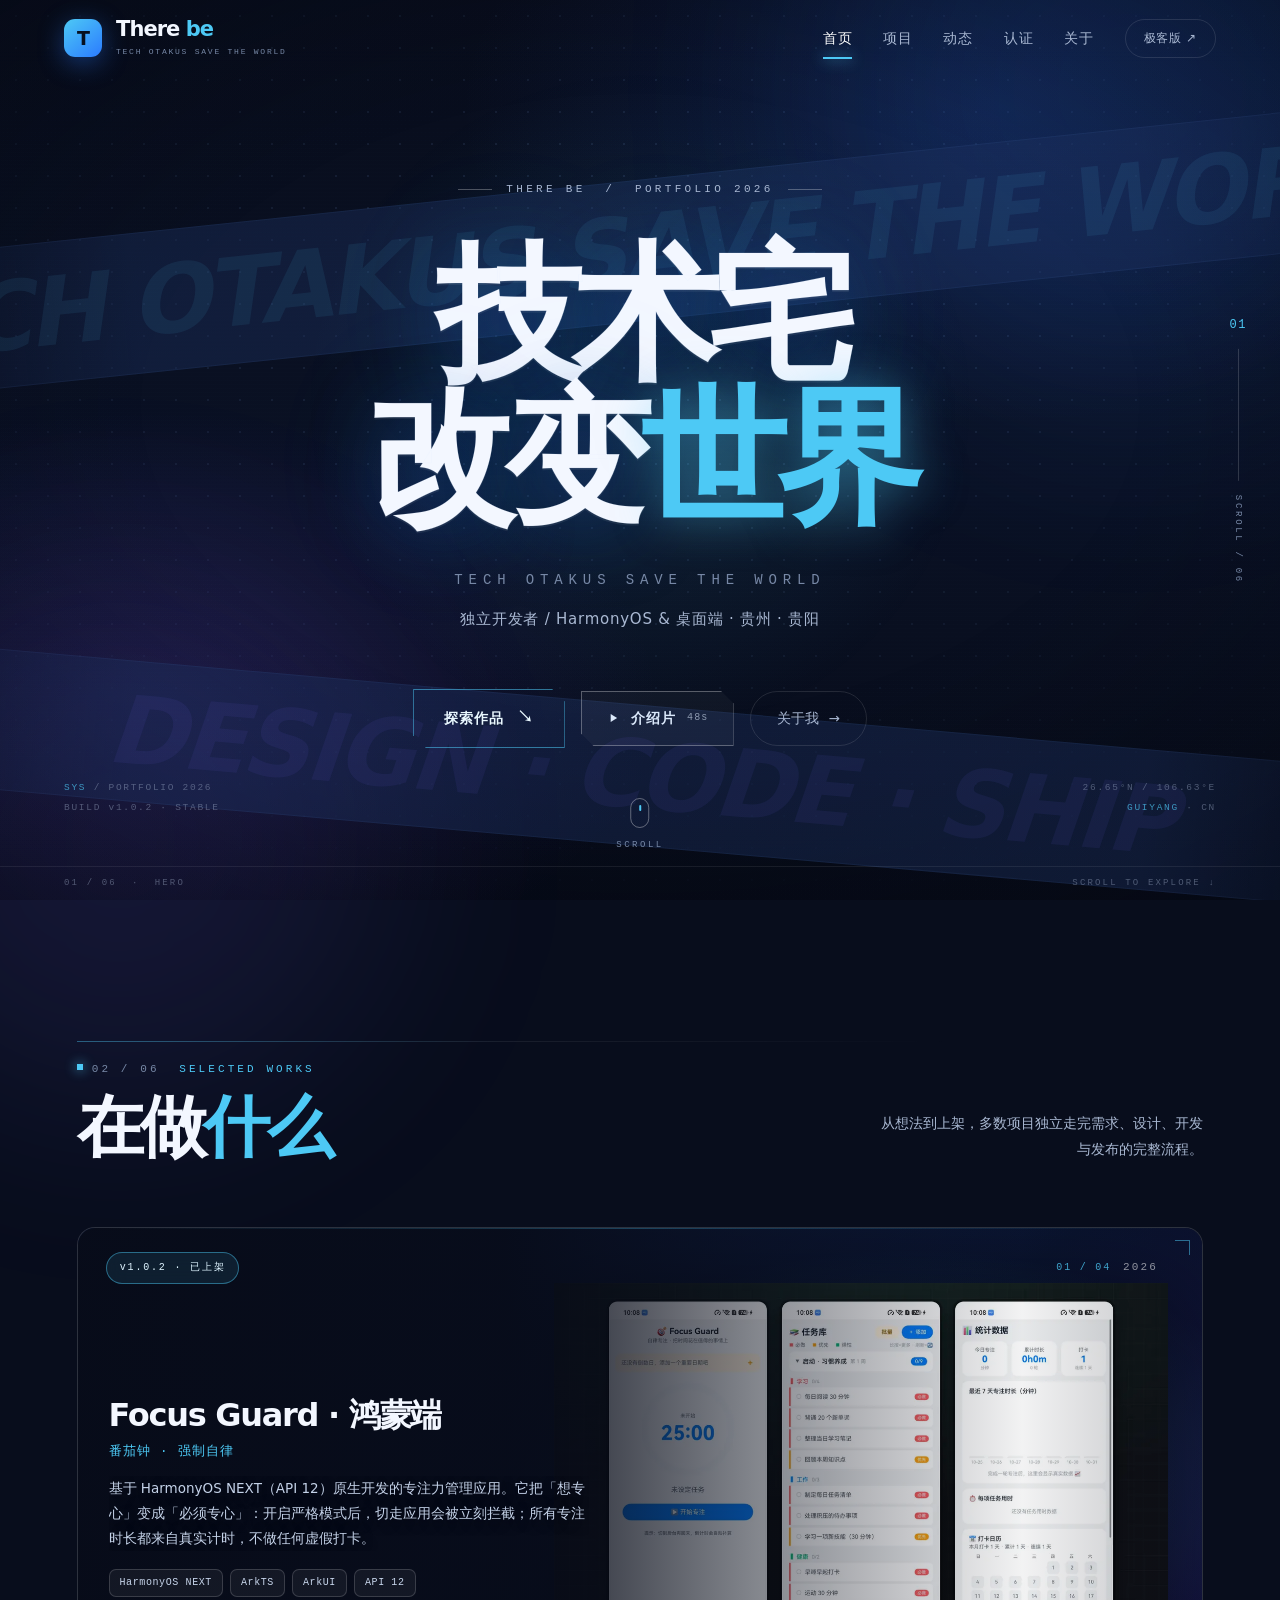
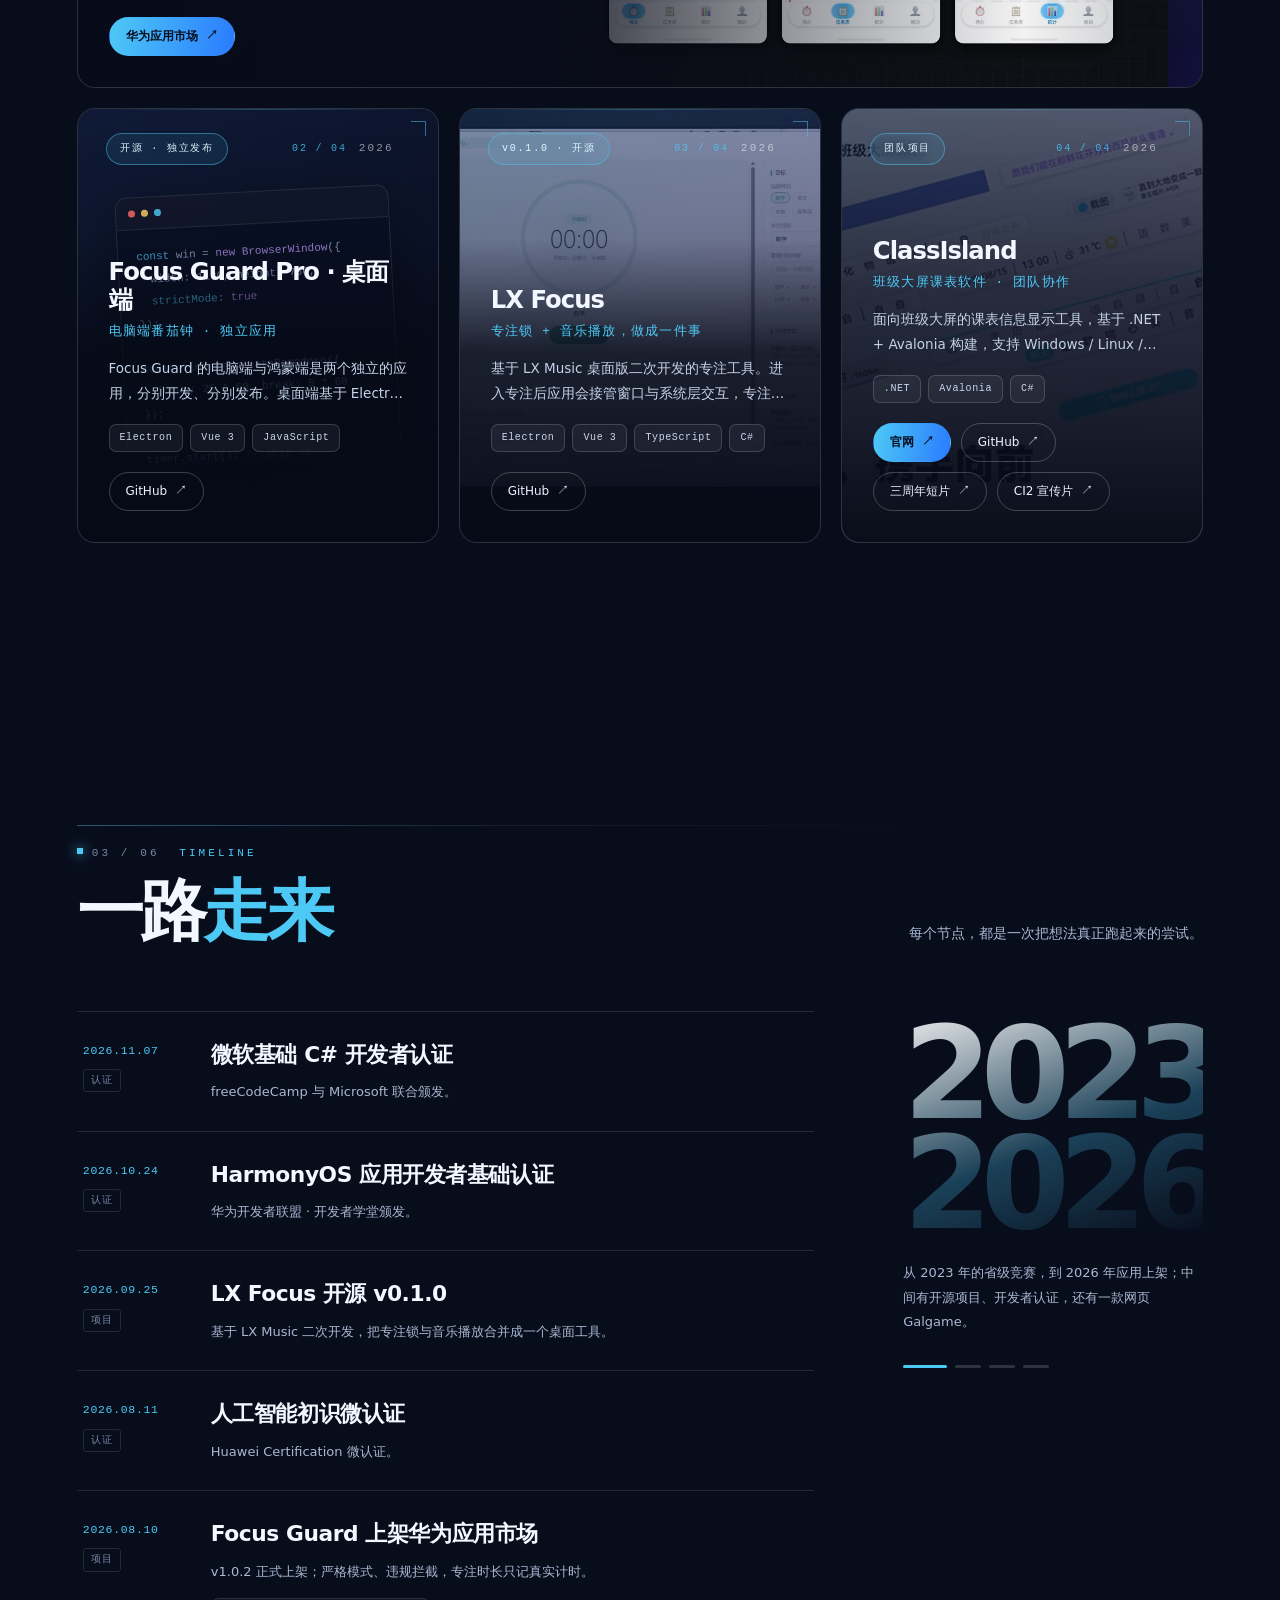
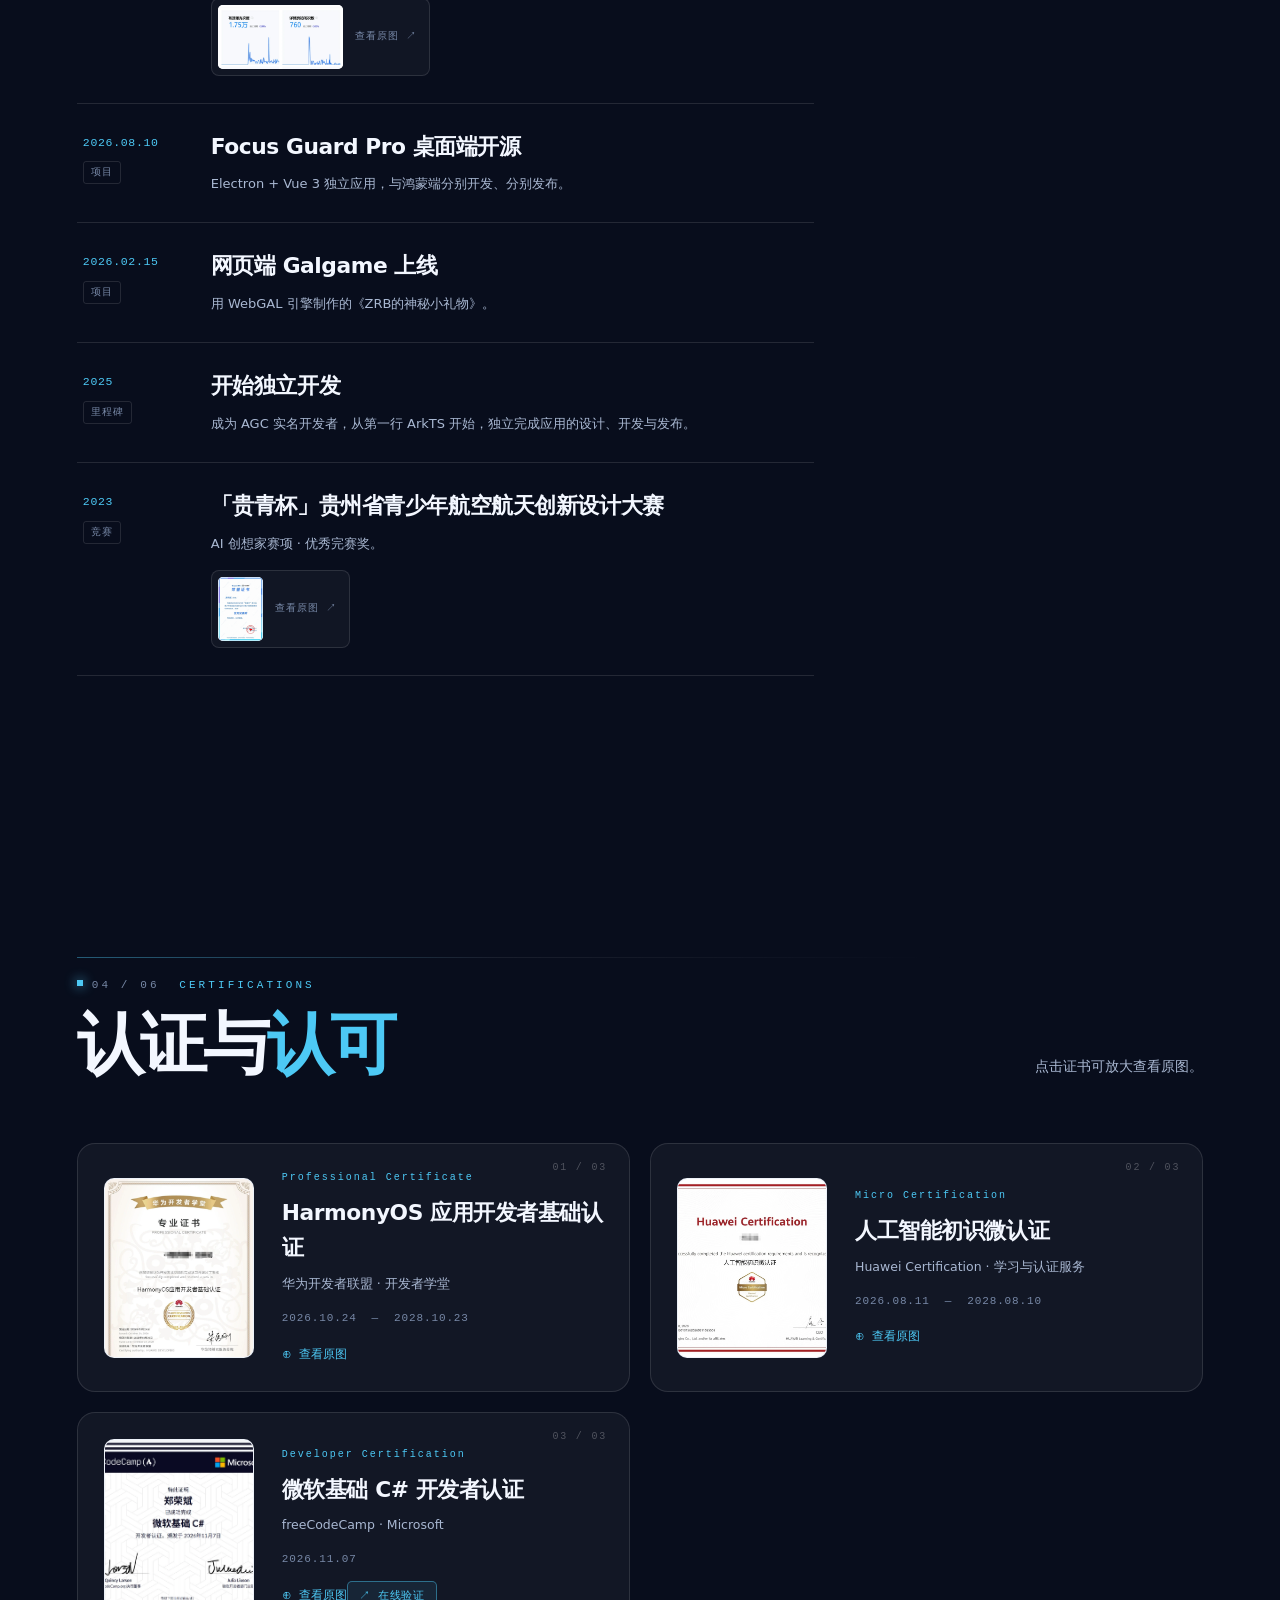
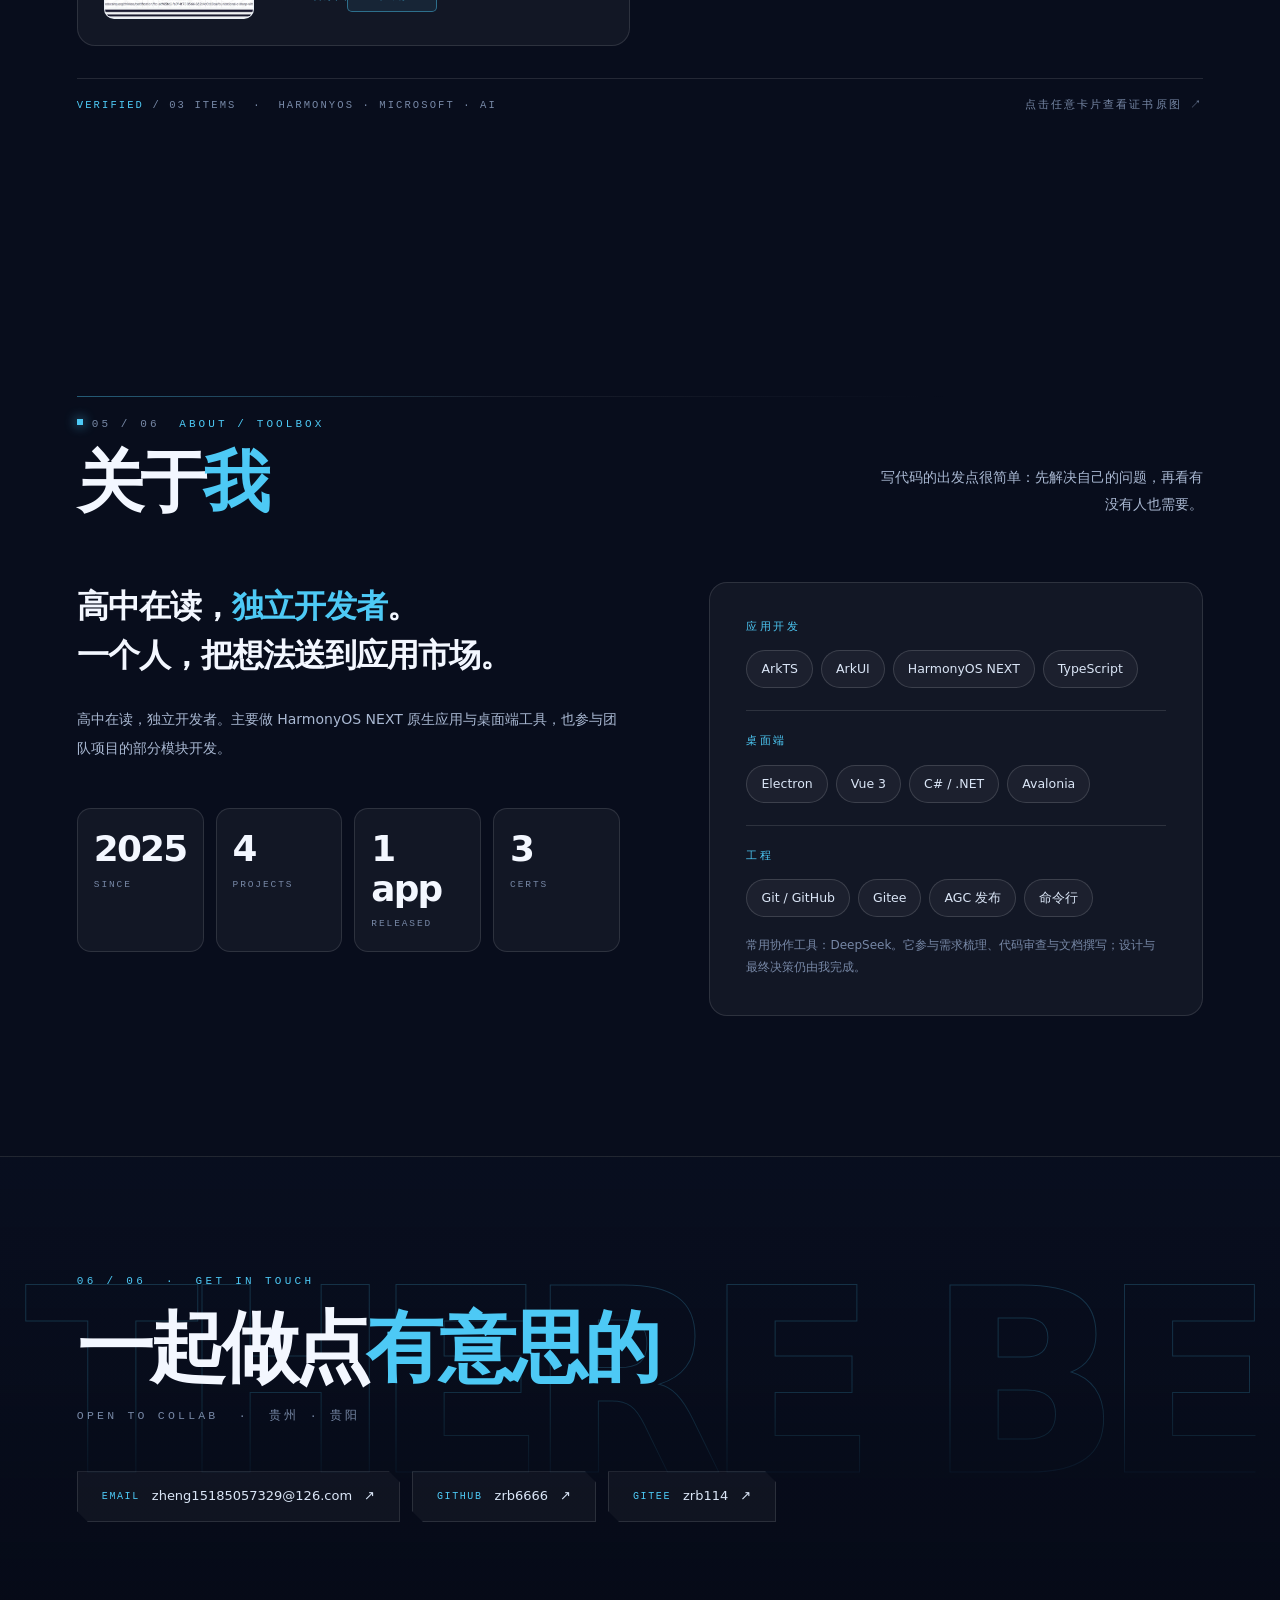
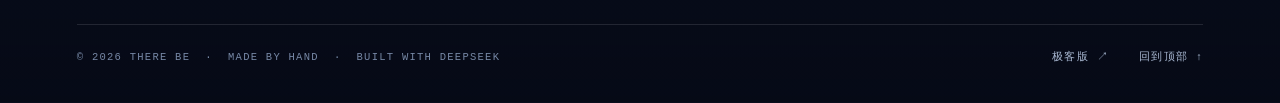
<file: mihoyo.html>
<!DOCTYPE html>
<html lang="zh-CN">
<head>
<meta charset="UTF-8">
<meta name="viewport" content="width=device-width, initial-scale=1, viewport-fit=cover">
<meta name="theme-color" content="#080d1c">
<title>There be · 技术宅改变世界</title>
<meta name="description" content="There be 的个人作品集 · 独立开发者 · HarmonyOS 与桌面端应用">
<style>
/* ============================================================
   There be / MIHOYO-STYLE EDITION
   版式语言参考米哈游官网：深蓝点阵、居中超粗大字、青蓝跳色、
   斜切条带、切角按钮、大图产品卡、右侧竖排进度。
   不使用对方 Logo、角色、图片与文案。
   内容全部来自 data.js，改那一处即可同步两版。
   ============================================================ */
:root{
  --bg:#080d1c;
  --bg2:#0c142a;
  --ink:#f3f7ff;
  --sub:#a9b8d2;
  --dim:#7788a6;
  --cyan:#4dc9f5;
  --blue:#2b7bff;
  --violet:#7c6bff;
  --line:rgba(255,255,255,.115);
  --card:rgba(255,255,255,.045);
  --r:18px;
  --mono:"JetBrains Mono","Cascadia Code",Consolas,"SFMono-Regular",monospace;
  --sans:"Segoe UI","PingFang SC","Microsoft YaHei",system-ui,-apple-system,sans-serif;
}
*{box-sizing:border-box;margin:0;padding:0}
html{scroll-behavior:smooth}
body{
  background:var(--bg); color:var(--ink); font-family:var(--sans);
  -webkit-font-smoothing:antialiased; overflow-x:hidden; line-height:1.6;
}
a{color:inherit;text-decoration:none}
img{display:block;max-width:100%}
button{font:inherit;color:inherit;background:none;border:0;cursor:pointer}
::selection{background:rgba(77,201,245,.32);color:#fff}
:focus-visible{outline:2px solid var(--cyan);outline-offset:4px}

/* ---------- 全局背景 ---------- */
.bg-grid{
  position:fixed;inset:0;z-index:0;pointer-events:none;
  background-image:radial-gradient(circle,rgba(150,195,255,.17) 1px,transparent 1.2px);
  background-size:32px 32px;
  -webkit-mask-image:radial-gradient(ellipse 90% 75% at 50% 35%,#000 10%,transparent 100%);
  mask-image:radial-gradient(ellipse 90% 75% at 50% 35%,#000 10%,transparent 100%);
  opacity:.7;
}
.bg-grad{
  position:fixed;inset:0;z-index:0;pointer-events:none;
  background:
    radial-gradient(ellipse 60% 50% at 78% 12%,rgba(43,90,200,.20),transparent 70%),
    radial-gradient(ellipse 55% 45% at 12% 78%,rgba(110,70,220,.16),transparent 72%),
    linear-gradient(180deg,#080d1c 0%,#0a1124 55%,#070b18 100%);
}
.orb{
  position:fixed;border-radius:50%;filter:blur(110px);pointer-events:none;z-index:0;
  opacity:.5;transition:transform .8s cubic-bezier(.2,.7,.2,1);
}
.orb-a{width:620px;height:620px;top:-220px;right:-160px;background:rgba(43,123,255,.28)}
.orb-b{width:520px;height:520px;bottom:-200px;left:-140px;background:rgba(124,107,255,.22)}
main,header,footer{position:relative;z-index:2}

/* 屏幕扫描线 + 暗角：纯色底做出层次 */
.bg-scan{
  position:fixed;inset:0;z-index:1;pointer-events:none;opacity:.55;
  background:repeating-linear-gradient(180deg,rgba(170,210,255,.020) 0 1px,transparent 1px 4px);
  -webkit-mask-image:linear-gradient(180deg,transparent,#000 18%,#000 82%,transparent);
  mask-image:linear-gradient(180deg,transparent,#000 18%,#000 82%,transparent);
}
.vig{
  position:fixed;inset:0;z-index:1;pointer-events:none;
  background:radial-gradient(ellipse 88% 78% at 50% 45%,transparent 44%,rgba(3,6,14,.40) 100%);
}
.hero-hud{
  position:absolute;bottom:82px;z-index:4;pointer-events:none;
  font-family:var(--mono);font-size:9.5px;letter-spacing:.18em;line-height:2.1;
  color:rgba(169,184,210,.42);
}
.hero-hud b{color:rgba(77,201,245,.7);font-weight:400}
.hero-hud-l{left:clamp(22px,5vw,84px);text-align:left}
.hero-hud-r{right:clamp(22px,5vw,84px);text-align:right}
.hero-foot{
  position:absolute;left:0;right:0;bottom:0;height:34px;z-index:4;
  display:flex;align-items:center;justify-content:space-between;
  padding:0 clamp(22px,5vw,84px);border-top:1px solid rgba(255,255,255,.075);
  font-family:var(--mono);font-size:9px;letter-spacing:.24em;color:rgba(169,184,210,.42);
  pointer-events:none;
}


/* ---------- 导航 ---------- */
.nav{
  position:fixed;top:0;left:0;right:0;height:78px;z-index:60;
  display:flex;align-items:center;justify-content:space-between;
  padding:0 clamp(22px,5vw,84px);
  border-bottom:1px solid transparent;
  transition:background .35s,border-color .35s,backdrop-filter .35s;
}
.nav.scrolled{background:rgba(8,13,28,.84);backdrop-filter:blur(20px);border-bottom-color:var(--line)}
.nav::after{
  content:"";position:absolute;left:clamp(22px,5vw,84px);right:clamp(22px,5vw,84px);bottom:0;height:1px;
  background:linear-gradient(90deg,transparent,rgba(77,201,245,.34) 28%,rgba(124,107,255,.24) 68%,transparent);
  opacity:0;transition:opacity .35s;
}
.nav.scrolled::after{opacity:1}
.brand{display:flex;align-items:center;gap:14px;flex-shrink:0}
.brand-mark{
  width:38px;height:38px;border-radius:11px;display:grid;place-items:center;
  background:linear-gradient(140deg,var(--cyan),var(--blue));color:#06101f;
  font-weight:900;font-size:19px;letter-spacing:-.06em;
  box-shadow:0 6px 26px rgba(43,123,255,.4);
}
.brand-txt{font-size:21px;font-weight:900;letter-spacing:-.045em;line-height:1.1}
.brand-txt i{font-style:normal;color:var(--cyan)}
.brand-sub{display:block;font-family:var(--mono);font-size:8px;letter-spacing:.22em;color:var(--dim);margin-top:3px}
.menu{display:flex;align-items:center;gap:clamp(18px,2.4vw,36px)}
.menu a{
  position:relative;font-size:13.5px;color:var(--sub);padding:10px 0;
  letter-spacing:.06em;transition:color .25s;white-space:nowrap;
}
.menu a:hover,.menu a.active{color:#fff}
.menu a.active::after{
  content:"";position:absolute;left:0;right:0;bottom:0;height:2px;
  background:var(--cyan);box-shadow:0 0 14px var(--cyan);
}
.menu .alt{
  border:1px solid var(--line);border-radius:999px;padding:9px 18px;font-size:12px;
  transition:border-color .25s,background .25s;
}
.menu .alt:hover{border-color:var(--cyan);background:rgba(77,201,245,.08)}
.menu .alt.active::after{display:none}

/* ---------- 右侧进度轨 ---------- */
.rail{
  position:fixed;right:clamp(16px,2.6vw,44px);top:50%;transform:translateY(-50%);
  z-index:40;display:flex;flex-direction:column;align-items:center;gap:14px;
  font-family:var(--mono);font-size:10px;letter-spacing:.14em;color:var(--dim);
}
.rail .num{color:var(--cyan);font-size:12px}
.rail .track{width:1px;height:132px;background:rgba(255,255,255,.16);position:relative}
.rail .track i{position:absolute;top:0;left:0;width:1px;background:var(--cyan);box-shadow:0 0 10px var(--cyan);height:0;transition:height .25s}
.rail .lbl{writing-mode:vertical-rl;letter-spacing:.3em;font-size:9px}

/* ---------- 通用区块 ---------- */
.sec{padding:clamp(90px,11vw,150px) clamp(22px,6vw,100px);position:relative}
.sec-head{display:flex;align-items:flex-end;justify-content:space-between;gap:28px;margin-bottom:clamp(38px,5vw,64px);position:relative;padding-top:20px}
.sec-head::before{
  content:"";position:absolute;top:0;left:0;right:0;height:1px;
  background:linear-gradient(90deg,rgba(77,201,245,.42),rgba(255,255,255,.07) 38%,transparent 78%);
}
.sec-kicker::before{
  content:"";display:inline-block;width:6px;height:6px;margin-right:9px;vertical-align:2px;
  background:var(--cyan);box-shadow:0 0 12px var(--cyan);
}
.sec-kicker{font-family:var(--mono);font-size:11px;letter-spacing:.28em;color:var(--cyan);margin-bottom:14px}
.sec-kicker b{color:var(--dim);font-weight:400;margin-right:10px}
.sec-title{font-size:clamp(36px,5.2vw,68px);font-weight:900;letter-spacing:-.055em;line-height:1.06}
.sec-title em{font-style:normal;color:var(--cyan)}
.sec-side{max-width:330px;font-size:14px;color:var(--sub);line-height:1.9;text-align:right}
.sec-index{font-family:var(--mono);font-size:clamp(50px,8vw,110px);font-weight:700;color:rgba(255,255,255,.045);letter-spacing:-.06em;line-height:1}

/* reveal */
.js .reveal{opacity:0;transform:translateY(34px);transition:opacity .75s cubic-bezier(.2,.7,.2,1),transform .75s cubic-bezier(.2,.7,.2,1)}
.js .reveal.in{opacity:1;transform:none}
.js .reveal.d1{transition-delay:.08s}.js .reveal.d2{transition-delay:.16s}
.js .reveal.d3{transition-delay:.24s}.js .reveal.d4{transition-delay:.32s}

/* ---------- 01 HERO ---------- */
.hero{
  min-height:100svh;display:flex;flex-direction:column;align-items:center;justify-content:center;
  text-align:center;position:relative;overflow:hidden;padding:130px 24px 110px;
}
.hero::after{
  content:"";position:absolute;inset:0;pointer-events:none;
  background:radial-gradient(circle 480px at var(--mx,50%) var(--my,45%),rgba(77,201,245,.10),transparent 70%);
}
.tape{
  position:absolute;left:-12%;width:124%;height:clamp(88px,11vw,150px);
  display:flex;align-items:center;justify-content:center;white-space:nowrap;
  font-style:italic;font-weight:900;font-size:clamp(48px,7.4vw,112px);letter-spacing:-.045em;
  color:rgba(77,201,245,.085);
  background:linear-gradient(90deg,transparent,rgba(28,48,94,.42) 18%,rgba(28,48,94,.42) 82%,transparent);
  border-top:1px solid rgba(120,170,255,.06);border-bottom:1px solid rgba(120,170,255,.06);
  pointer-events:none;user-select:none;
}
.tape.t1{top:20%;transform:rotate(-6deg)}
.tape.t2{bottom:6%;transform:rotate(5deg);color:rgba(124,107,255,.075)}
.hero-inner{position:relative;z-index:3;max-width:1100px}
.hero-kicker{
  display:inline-flex;align-items:center;gap:14px;font-family:var(--mono);
  font-size:11px;letter-spacing:.3em;color:var(--sub);margin-bottom:clamp(26px,3.5vw,44px);
}
.hero-kicker::before,.hero-kicker::after{content:"";width:34px;height:1px;background:rgba(255,255,255,.28)}
.hero h1{
  font-size:clamp(68px,11.5vw,178px);font-weight:900;line-height:.98;
  letter-spacing:-.075em;
  -webkit-text-stroke:.6px rgba(220,240,255,.18);
  text-shadow:0 2px 0 rgba(255,255,255,.07),0 12px 70px rgba(20,70,160,.42),0 0 130px rgba(77,201,245,.14);
}
.hero h1 .ln{display:block;animation:heroIn .9s cubic-bezier(.2,.7,.2,1) both}
.hero h1 .ln:nth-child(1){animation-delay:.08s}
.hero h1 .ln:nth-child(2){animation-delay:.18s}
.hero-kicker{animation:heroIn .8s both .02s}
.hero-en{animation:heroIn .8s both .34s}
.hero-sub{animation:heroIn .8s both .42s}
.hero-btns{animation:heroIn .8s both .50s}
@keyframes heroIn{from{opacity:0;transform:translateY(22px);filter:blur(5px)}to{opacity:1;transform:none;filter:none}}
.hero h1 em{font-style:normal;color:var(--cyan);-webkit-text-stroke:0;text-shadow:0 0 46px rgba(77,201,245,.5)}
.hero-en{
  margin-top:clamp(24px,3vw,38px);font-family:var(--mono);
  font-size:clamp(10px,1.15vw,14px);letter-spacing:.42em;color:var(--dim);
}
.hero-sub{margin-top:16px;font-size:clamp(13px,1.2vw,15px);color:var(--sub);letter-spacing:.05em}
.hero-btns{display:flex;align-items:center;justify-content:center;gap:16px;margin-top:clamp(38px,4.5vw,58px);flex-wrap:wrap}
.corner{
  position:relative;display:inline-flex;align-items:center;gap:12px;
  padding:16px 30px;font-size:14px;font-weight:700;letter-spacing:.08em;
  border:1px solid rgba(77,201,245,.55);color:#eaf8ff;
  clip-path:polygon(0 0,calc(100% - 13px) 0,100% 13px,100% 100%,13px 100%,0 calc(100% - 13px));
  transition:background .28s,color .28s,transform .28s,box-shadow .28s;
}
.corner:hover{background:var(--cyan);color:#07101f;transform:translateY(-2px);box-shadow:0 12px 40px rgba(77,201,245,.3)}
.corner .arw{font-family:var(--mono);font-size:16px}
.btn-ghost{
  display:inline-flex;align-items:center;gap:10px;padding:16px 26px;font-size:13.5px;
  color:var(--sub);border:1px solid var(--line);border-radius:999px;transition:all .28s;
}
.btn-ghost:hover{color:#fff;border-color:rgba(255,255,255,.4);background:rgba(255,255,255,.05)}
.scroll-cue{
  position:absolute;bottom:48px;left:50%;transform:translateX(-50%);z-index:4;
  display:flex;flex-direction:column;align-items:center;gap:10px;
  font-family:var(--mono);font-size:9px;letter-spacing:.28em;color:var(--dim);
}
.scroll-cue .mouse{width:19px;height:30px;border:1px solid rgba(255,255,255,.35);border-radius:11px;position:relative}
.scroll-cue .mouse::after{
  content:"";position:absolute;left:50%;top:6px;width:2px;height:6px;border-radius:2px;
  background:var(--cyan);transform:translateX(-50%);animation:cue 1.8s ease-in-out infinite;
}
@keyframes cue{0%,100%{opacity:.25;transform:translate(-50%,0)}50%{opacity:1;transform:translate(-50%,8px)}}

/* ---------- 02 项目大卡 ---------- */
.works-grid{display:grid;grid-template-columns:repeat(3,minmax(0,1fr));gap:20px}
.card{
  position:relative;border:1px solid var(--line);border-radius:var(--r);overflow:hidden;
  min-height:clamp(360px,34vw,470px);background:var(--card);isolation:isolate;
  transition:transform .45s cubic-bezier(.2,.7,.2,1),border-color .35s,box-shadow .45s;
}
.card:hover{transform:translateY(-6px);border-color:rgba(77,201,245,.4);box-shadow:0 26px 60px rgba(0,0,0,.45)}
.card::before{
  content:"";position:absolute;inset:0;z-index:3;pointer-events:none;border-radius:var(--r);
  background:linear-gradient(115deg,transparent 34%,rgba(190,230,255,.11) 49%,transparent 64%);
  transform:translateX(-125%);transition:transform .95s cubic-bezier(.2,.7,.2,1);
}
.card:hover::before{transform:translateX(125%)}
.card::after{
  content:"";position:absolute;z-index:3;pointer-events:none;
  top:0;left:26px;right:26px;height:1px;
  background:linear-gradient(90deg,transparent,rgba(77,201,245,.55),transparent);opacity:.5;
}
.card-corner{
  position:absolute;top:12px;right:12px;z-index:3;width:15px;height:15px;pointer-events:none;
  border-top:1px solid rgba(77,201,245,.5);border-right:1px solid rgba(77,201,245,.5);
}
.card-right{display:flex;align-items:center;gap:12px}
.card-idx{font-family:var(--mono);font-size:10px;letter-spacing:.18em;color:rgba(77,201,245,.8)}

.card.wide{grid-column:1/-1;min-height:clamp(380px,36vw,500px)}
.card-visual{position:absolute;inset:0;z-index:0;transition:transform .8s cubic-bezier(.2,.7,.2,1)}
.card:hover .card-visual{transform:scale(1.055)}
.card-shade{position:absolute;inset:0;z-index:1;background:linear-gradient(180deg,rgba(8,13,28,.06) 0%,rgba(8,13,28,.22) 30%,rgba(6,10,22,.84) 56%,rgba(6,10,22,.98) 100%)}
.card.wide .card-shade{background:linear-gradient(90deg,rgba(7,11,24,.97) 0%,rgba(7,11,24,.92) 38%,rgba(7,11,24,.48) 60%,rgba(7,11,24,.05) 84%,rgba(7,11,24,.28) 100%)}
.card-top{position:absolute;top:24px;left:28px;right:44px;z-index:2;display:flex;justify-content:space-between;align-items:center}
.badge{
  font-family:var(--mono);font-size:10px;letter-spacing:.18em;color:#dff4ff;
  border:1px solid rgba(77,201,245,.45);background:rgba(77,201,245,.10);
  padding:7px 13px;border-radius:999px;backdrop-filter:blur(8px);
}
.card-year{font-family:var(--mono);font-size:11px;letter-spacing:.2em;color:rgba(255,255,255,.55)}
.card-body{position:absolute;z-index:2;left:clamp(24px,2.4vw,38px);right:clamp(24px,2.4vw,38px);bottom:clamp(24px,2.4vw,36px)}
.card.wide .card-body{max-width:50%}
.card-name{font-size:clamp(24px,2.5vw,38px);font-weight:900;letter-spacing:-.04em;line-height:1.15}
.card:not(.wide) .card-name{font-size:clamp(21px,1.9vw,28px)}
.card-sub{font-size:12.5px;color:var(--cyan);letter-spacing:.1em;margin-top:8px;font-family:var(--mono)}
.card-desc{font-size:13.5px;color:#c4d2e8;line-height:1.85;margin-top:14px;display:-webkit-box;-webkit-line-clamp:2;-webkit-box-orient:vertical;overflow:hidden}
.card.wide .card-desc{-webkit-line-clamp:3;max-width:480px;text-shadow:0 2px 14px rgba(4,8,18,.92)}
.tags{display:flex;flex-wrap:wrap;gap:7px;margin-top:18px}
.tags span{
  font-family:var(--mono);font-size:10px;letter-spacing:.06em;color:#c8d6ec;
  border:1px solid rgba(255,255,255,.16);background:rgba(255,255,255,.05);
  padding:5px 10px;border-radius:7px;
}
.card-links{display:flex;gap:10px;margin-top:20px;flex-wrap:wrap}
.card-links a{
  display:inline-flex;align-items:center;gap:8px;font-size:12px;padding:9px 16px;border-radius:999px;
  border:1px solid rgba(255,255,255,.22);color:#eaf3ff;transition:all .25s;
}
.card-links a:hover{background:#fff;color:#0a1124;border-color:#fff}
.card-links a.primary{background:linear-gradient(100deg,var(--cyan),var(--blue));border-color:transparent;color:#06101f;font-weight:700}
.card-links a.primary:hover{filter:brightness(1.12)}
.card-links .arrow{font-family:var(--mono)}

/* 卡片视觉：四种 */
.v-phone{
  background:radial-gradient(ellipse 48% 70% at 74% 55%,rgba(77,201,245,.28),transparent 72%),
             linear-gradient(140deg,#12224a,#0a1430 60%,#1a1550);
}
.v-phone img{position:absolute;right:3%;bottom:-2%;height:90%;width:auto;object-fit:contain;filter:drop-shadow(0 18px 46px rgba(0,0,0,.6))}
.v-shot{background:linear-gradient(140deg,#101c3c,#0a1430)}
.v-shot img{width:100%;height:100%;object-fit:cover;opacity:.72;filter:brightness(.78) saturate(.9)}
.v-shot::after{content:"";position:absolute;inset:0;background:linear-gradient(140deg,rgba(43,123,255,.16),rgba(124,107,255,.20))}
.v-ci-shot img{filter:brightness(.58) saturate(.85);opacity:.9}
.card.ci-card .card-shade{background:linear-gradient(180deg,rgba(7,11,24,.32) 0%,rgba(7,11,24,.70) 42%,rgba(6,10,22,.97) 100%)}
.v-window{
  background:linear-gradient(140deg,#101b38,#0b1228 70%,#161a3e);
  display:grid;place-items:center;
}
.v-window .win{
  width:76%;height:62%;border:1px solid rgba(255,255,255,.14);border-radius:12px;
  background:rgba(9,15,34,.86);box-shadow:0 26px 70px rgba(0,0,0,.55);overflow:hidden;
  transform:rotate(-3deg);transition:transform .8s cubic-bezier(.2,.7,.2,1);
}
.card:hover .v-window .win{transform:rotate(0) translateY(-6px)}
.v-window .bar{height:32px;border-bottom:1px solid rgba(255,255,255,.1);display:flex;align-items:center;gap:6px;padding:0 12px;background:rgba(255,255,255,.035)}
.v-window .bar i{width:7px;height:7px;border-radius:50%;background:rgba(255,255,255,.22)}
.v-window .bar i:first-child{background:#ff6b6b}.v-window .bar i:nth-child(2){background:#ffd166}.v-window .bar i:nth-child(3){background:var(--cyan)}
.v-window .code{padding:16px 18px;font-family:var(--mono);font-size:11px;line-height:2.05;color:#9fb4d6}
.v-window .code b{color:var(--cyan);font-weight:400}.v-window .code u{color:#c39cff;text-decoration:none}
.v-mono{
  background:radial-gradient(ellipse 60% 60% at 50% 45%,rgba(43,123,255,.32),transparent 72%),
             linear-gradient(140deg,#0d1a3c,#111033);
  display:grid;place-items:center;
}
.v-mono span{
  font-size:clamp(120px,17vw,240px);font-weight:900;letter-spacing:-.09em;line-height:1;
  color:transparent;-webkit-text-stroke:2px rgba(180,215,255,.35);
  text-shadow:0 0 90px rgba(77,201,245,.25);
}
.v-mono::before{
  content:"";position:absolute;width:70%;height:70%;border:1px solid rgba(255,255,255,.07);
  border-radius:50%;box-shadow:0 0 0 60px rgba(255,255,255,.018),0 0 0 120px rgba(255,255,255,.012);
}

/* ---------- 03 动态 / 时间线 ---------- */
.news{display:grid;grid-template-columns:minmax(0,1fr) 300px;gap:clamp(40px,7vw,100px);align-items:start}
.news-list{border-top:1px solid var(--line)}
.news-item{
  display:grid;grid-template-columns:104px minmax(0,1fr);gap:24px;
  padding:26px 6px;border-bottom:1px solid var(--line);transition:background .3s,padding .3s;
  position:relative;
}
.news-item::before{
  content:"";position:absolute;left:-2px;top:34px;width:5px;height:5px;border-radius:50%;
  background:var(--cyan);box-shadow:0 0 12px var(--cyan);opacity:0;transition:opacity .3s;
}
.news-item:hover::before{opacity:1}
.news-item:hover{background:rgba(255,255,255,.035);padding-left:16px}
.news-time{font-family:var(--mono);font-size:11.5px;letter-spacing:.06em;color:var(--cyan);padding-top:4px;display:block}
.news-tag{display:block;width:max-content;margin-top:9px;font-family:var(--mono);font-size:9.5px;letter-spacing:.12em;font-style:normal;color:var(--dim);border:1px solid var(--line);border-radius:3px;padding:3px 7px}
.news-shot{display:inline-flex;align-items:center;gap:12px;margin-top:14px;padding:6px 12px 6px 6px;border:1px solid var(--line);border-radius:8px;background:rgba(255,255,255,.04);color:var(--dim);font-family:var(--mono);font-size:10px;letter-spacing:.1em;cursor:zoom-in;transition:border-color .25s,color .25s}
.news-shot:hover{border-color:var(--cyan);color:#fff}
.news-shot img{height:64px;width:auto;max-width:150px;object-fit:contain;background:#fff;border-radius:5px}
.news-title{font-size:clamp(17px,1.7vw,22px);font-weight:800;letter-spacing:-.02em}
.news-desc{font-size:13px;color:var(--sub);line-height:1.85;margin-top:8px}
.news-aside{position:relative;padding-top:8px}
.news-aside .big{
  font-size:clamp(76px,10vw,148px);font-weight:900;letter-spacing:-.09em;line-height:.86;
  background:linear-gradient(160deg,rgba(255,255,255,.9),rgba(77,201,245,.28) 55%,transparent);
  -webkit-background-clip:text;background-clip:text;color:transparent;
}
.news-aside p{font-size:13px;color:var(--sub);line-height:1.9;margin-top:22px}
.news-aside .dotline{display:flex;gap:8px;margin-top:30px}
.news-aside .dotline i{width:26px;height:3px;border-radius:2px;background:rgba(255,255,255,.16)}
.news-aside .dotline i:first-child{background:var(--cyan);width:44px}

/* ---------- 04 认证 ---------- */
.certs-grid{display:grid;grid-template-columns:repeat(2,minmax(0,1fr));gap:20px}
.cert-card{
  display:grid;grid-template-columns:150px minmax(0,1fr);gap:28px;align-items:center;
  padding:26px;border:1px solid var(--line);border-radius:var(--r);background:var(--card);
  transition:transform .4s,border-color .3s,background .3s;cursor:zoom-in;
  position:relative;overflow:hidden;
}
.cert-card::before{
  content:"";position:absolute;left:0;top:0;bottom:0;width:2px;
  background:linear-gradient(180deg,var(--cyan),transparent);opacity:0;transition:opacity .3s;
}
.cert-card:hover::before{opacity:1}
.cert-no{position:absolute;top:16px;right:22px;font-family:var(--mono);font-size:10px;letter-spacing:.18em;color:rgba(255,255,255,.26)}
.cert-thumb img{transition:transform .6s cubic-bezier(.2,.7,.2,1)}
.cert-card:hover .cert-thumb img{transform:scale(1.07)}
.cert-foot{
  display:flex;justify-content:space-between;gap:16px;flex-wrap:wrap;
  margin-top:32px;padding-top:18px;border-top:1px solid var(--line);
  font-family:var(--mono);font-size:10.5px;letter-spacing:.2em;color:var(--dim);
}
.cert-foot b{color:var(--cyan);font-weight:400}
.cert-card:hover{transform:translateY(-4px);border-color:rgba(77,201,245,.38);background:rgba(255,255,255,.07)}
.cert-thumb{
  height:180px;border-radius:10px;overflow:hidden;background:#e9eef7;
  display:grid;place-items:center;border:1px solid rgba(255,255,255,.14);
}
.cert-thumb img{width:100%;height:100%;object-fit:cover}
.cert-level{font-family:var(--mono);font-size:10px;letter-spacing:.2em;color:var(--cyan)}
.cert-name{font-size:clamp(17px,1.7vw,22px);font-weight:800;margin-top:10px;letter-spacing:-.02em}
.cert-org{font-size:12.5px;color:var(--sub);margin-top:8px}
.cert-meta{font-family:var(--mono);font-size:11px;color:var(--dim);margin-top:16px;letter-spacing:.08em}
.cert-zoom{display:inline-flex;align-items:center;gap:7px;font-size:11.5px;color:var(--cyan);margin-top:18px;font-family:var(--mono)}
.cert-link{display:inline-flex;align-items:center;gap:6px;margin-top:12px;padding:6px 11px;border:1px solid rgba(77,201,245,.45);border-radius:5px;font-family:var(--mono);font-size:10.5px;letter-spacing:.08em;color:var(--cyan);text-decoration:none;background:rgba(77,201,245,.08);transition:background .25s,color .25s}
.cert-link:hover,.cert-link:visited{color:#eaf8ff;background:rgba(77,201,245,.2)}

/* ---------- 05 关于 / 技术栈 ---------- */
.about{display:grid;grid-template-columns:minmax(0,1.1fr) minmax(0,1fr);gap:clamp(40px,7vw,96px);align-items:start}
.about-lead{font-size:clamp(22px,2.5vw,34px);font-weight:800;line-height:1.55;letter-spacing:-.03em}
.about-lead em{font-style:normal;color:var(--cyan)}
.about-intro{font-size:14px;color:var(--sub);line-height:2.05;margin-top:24px;max-width:620px}
.stats-grid{display:grid;grid-template-columns:repeat(4,1fr);gap:12px;margin-top:46px}
.stat{
  border:1px solid var(--line);border-radius:14px;padding:20px 16px;background:var(--card);
  transition:border-color .3s,transform .3s;
}
.stat:hover{border-color:rgba(77,201,245,.4);transform:translateY(-3px)}
.stat b{display:block;font-size:clamp(24px,2.8vw,38px);font-weight:900;letter-spacing:-.05em;line-height:1.1}
.stat span{display:block;font-family:var(--mono);font-size:9.5px;letter-spacing:.2em;color:var(--dim);margin-top:8px;text-transform:uppercase}
.stack-box{border:1px solid var(--line);border-radius:var(--r);background:var(--card);padding:clamp(24px,3vw,36px)}
.stack-row{padding:22px 0;border-bottom:1px solid var(--line)}
.stack-row:first-child{padding-top:0}.stack-row:last-child{border:0;padding-bottom:0}
.stack-group{font-family:var(--mono);font-size:11px;letter-spacing:.22em;color:var(--cyan);margin-bottom:14px}
.stack-items{display:flex;flex-wrap:wrap;gap:8px}
.stack-items span{
  font-size:12.5px;color:#dbe6f7;border:1px solid rgba(255,255,255,.14);
  background:rgba(255,255,255,.045);padding:8px 14px;border-radius:999px;transition:all .25s;
}
.stack-items span:hover{border-color:var(--cyan);color:#fff;background:rgba(77,201,245,.1)}
.stack-note{font-size:12px;color:var(--dim);margin-top:18px;line-height:1.8}

/* ---------- 06 页脚 ---------- */
.footer{
  position:relative;overflow:hidden;border-top:1px solid var(--line);
  padding:clamp(72px,9vw,120px) clamp(22px,6vw,100px) 36px;
  background:linear-gradient(180deg,rgba(10,17,36,.4),rgba(6,10,22,.9));
}
.footer::before{
  content:"";position:absolute;top:-1px;left:0;right:0;height:1px;
  background:linear-gradient(90deg,transparent,rgba(77,201,245,.65),rgba(124,107,255,.45),transparent);
}
.footer-word{
  position:absolute;left:50%;top:18%;transform:translateX(-50%);
  font-size:clamp(110px,20vw,320px);font-weight:900;letter-spacing:-.08em;line-height:1;
  color:transparent;-webkit-text-stroke:1px rgba(77,201,245,.20);
  white-space:nowrap;pointer-events:none;user-select:none;
  -webkit-mask-image:linear-gradient(180deg,#000 0%,#000 48%,transparent 100%);
  mask-image:linear-gradient(180deg,#000 0%,#000 48%,transparent 100%);
}
.footer-in{position:relative;z-index:2}
.footer-tag{font-family:var(--mono);font-size:11px;letter-spacing:.3em;color:var(--cyan)}
.footer h2{font-size:clamp(38px,6vw,84px);font-weight:900;letter-spacing:-.06em;line-height:1.05;margin-top:18px}
.footer h2 em{font-style:normal;color:var(--cyan)}
.footer-sub{font-family:var(--mono);font-size:11.5px;letter-spacing:.28em;color:var(--dim);margin-top:18px}
.contact-row{display:flex;flex-wrap:wrap;gap:12px;margin-top:46px}
.contact-row a{
  display:inline-flex;align-items:center;gap:12px;padding:14px 24px;
  border:1px solid var(--line);font-size:13px;color:#dbe6f7;transition:all .28s;
  background:rgba(255,255,255,.035);
  clip-path:polygon(0 0,calc(100% - 11px) 0,100% 11px,100% 100%,11px 100%,0 calc(100% - 11px));
}
.contact-row a:hover{border-color:var(--cyan);background:rgba(77,201,245,.09);transform:translateY(-2px)}
.contact-row a b{font-family:var(--mono);font-size:10px;letter-spacing:.16em;color:var(--cyan);font-weight:400}
.footer-bot{
  display:flex;justify-content:space-between;flex-wrap:wrap;gap:14px;
  margin-top:clamp(60px,8vw,110px);padding-top:24px;border-top:1px solid var(--line);
  font-family:var(--mono);font-size:10.5px;letter-spacing:.12em;color:var(--dim);
}
.footer-bot a{color:var(--sub)}.footer-bot a:hover{color:var(--cyan)}

/* ---------- 灯箱 ---------- */
.lb{
  position:fixed;inset:0;z-index:100;background:rgba(4,7,16,.92);backdrop-filter:blur(14px);
  display:none;align-items:center;justify-content:center;padding:36px;cursor:zoom-out;
}
.lb.open{display:flex}
.lb img{max-width:min(92vw,1000px);max-height:88vh;object-fit:contain;border-radius:8px;box-shadow:0 30px 90px rgba(0,0,0,.7)}
.lb .close{position:absolute;top:26px;right:32px;font-family:var(--mono);font-size:12px;letter-spacing:.2em;color:var(--sub)}

/* ---------- 介绍片弹层 ---------- */
.corner-play{
  display:inline-flex;align-items:center;gap:11px;flex-shrink:0;
  padding:16px 24px;font-size:13.5px;font-weight:700;letter-spacing:.08em;
  border:1px solid rgba(255,255,255,.30);color:#dbe9fb;background:rgba(255,255,255,.035);
  clip-path:polygon(0 0,calc(100% - 13px) 0,100% 13px,100% 100%,13px 100%,0 calc(100% - 13px));
  transition:background .28s,color .28s,transform .28s,border-color .28s;
}
.corner-play:hover{background:rgba(77,201,245,.14);border-color:var(--cyan);color:#fff;transform:translateY(-2px)}
.corner-play svg{width:14px;height:14px;fill:currentColor;transition:transform .28s}
.corner-play:hover svg{transform:scale(1.18)}
.corner-play small{font-family:var(--mono);font-size:10px;letter-spacing:.12em;font-weight:400;opacity:.6}
.vp{
  position:fixed;inset:0;z-index:110;display:none;align-items:center;justify-content:center;
  padding:clamp(16px,4vw,44px);background:rgba(4,7,16,.94);backdrop-filter:blur(16px);
}
.vp.open{display:flex}
.vp-in{width:min(1100px,94vw)}
.vp video{
  display:block;width:100%;aspect-ratio:16/9;background:#05080f;border:1px solid var(--line);
  border-radius:12px;box-shadow:0 30px 90px rgba(0,0,0,.7);
}
.vp-bar{
  display:flex;justify-content:space-between;gap:14px;flex-wrap:wrap;margin-top:14px;
  font-family:var(--mono);font-size:10.5px;letter-spacing:.2em;color:var(--dim);
}
.vp-close{
  position:absolute;top:clamp(14px,3vw,28px);right:clamp(16px,3vw,34px);
  font-family:var(--mono);font-size:11px;letter-spacing:.16em;color:var(--sub);
  border:1px solid var(--line);border-radius:999px;padding:9px 16px;transition:all .25s;
}
.vp-close:hover{color:#fff;border-color:var(--cyan);background:rgba(77,201,245,.1)}

/* ---------- 响应式 ---------- */
@media (max-width:1080px){
  .rail{display:none}
  .news{grid-template-columns:1fr}
  .news-aside{display:none}
  .card.wide .card-body{max-width:62%}
}
@media (max-width:900px){
  .works-grid{grid-template-columns:repeat(2,minmax(0,1fr))}
  .card.wide{grid-column:1/-1}
  .about{grid-template-columns:1fr}
  .sec-side{display:none}
  .v-phone img{height:86%;right:2%}
}
@media (max-width:720px){
  .nav{height:66px;padding:0 20px}
  .brand-txt{font-size:18px}.brand-sub{display:none}
  .menu{gap:14px}
  .menu a{font-size:12px}
  .menu a:nth-child(3),.menu a:nth-child(4){display:none}
  .menu .alt{display:none}
  .hero{padding:120px 18px 100px;min-height:100svh}
  .hero h1{font-size:clamp(58px,15vw,104px);letter-spacing:-.07em}
  .hero-en{letter-spacing:.24em;font-size:10px}
  .hero-kicker{font-size:9px;letter-spacing:.18em;white-space:nowrap;margin-bottom:26px}
  .hero-kicker::before,.hero-kicker::after{display:none}
  .tape.t1{top:23%;opacity:.72}.tape.t2{bottom:9%;opacity:.6}
  .tape{font-size:clamp(34px,9vw,60px)}
  .works-grid,.certs-grid{grid-template-columns:1fr}
  .card,.card.wide{min-height:500px;grid-column:auto}
  .card.wide .card-body{max-width:100%}
  /* 移动端把视觉图锁在上半部，下半部纯深色留给文字，避免叠字 */
  .card-visual{inset:0 0 43% 0}
  .card:hover .card-visual{transform:scale(1.03)}
  .card-shade,.card.wide .card-shade{
    background:linear-gradient(180deg,rgba(7,11,24,.06) 0%,rgba(7,11,24,.20) 38%,rgba(6,10,22,.92) 59%,#060a16 76%);
  }
  .card-body{bottom:22px}
  .card-desc,.card.wide .card-desc{-webkit-line-clamp:2}
  .tags{margin-top:12px}
  .card-links{margin-top:14px}
  .v-phone img{height:96%;width:auto;right:0;bottom:0;opacity:.95}
  .v-window .win{height:74%;width:84%}
  .v-mono span{font-size:140px}
  .news-item{grid-template-columns:86px 1fr;gap:14px;padding:22px 2px}
  .stats-grid{grid-template-columns:repeat(2,1fr)}
  .cert-card{grid-template-columns:110px 1fr;gap:18px;padding:18px}
  .cert-thumb{height:140px}
  .sec{padding:78px 20px}
  .footer h2{font-size:clamp(36px,10vw,60px)}
  .footer-word{font-size:34vw}
  .corner-play{padding:14px 18px;font-size:12px}
  .hero-hud,.hero-foot{display:none}
  .scroll-cue{bottom:26px}
  .cert-foot{font-size:9px;letter-spacing:.1em}
  .vp{padding:14px}
  .vp video{border-radius:8px}
  .vp-bar{font-size:9px;letter-spacing:.12em}
  .vp-close{font-size:9px;padding:8px 12px}
}
@media (prefers-reduced-motion:reduce){
  html{scroll-behavior:auto}
  *,*::before,*::after{animation-duration:.01ms!important;transition-duration:.01ms!important}
  .js .reveal{opacity:1;transform:none}
}
</style>
</head>
<body>

<div class="bg-grad"></div>
<div class="bg-grid"></div>
<div class="bg-scan" aria-hidden="true"></div>
<div class="vig" aria-hidden="true"></div>
<div class="orb orb-a" id="orbA"></div>
<div class="orb orb-b" id="orbB"></div>

<header class="nav" id="nav">
  <a class="brand" href="#home" aria-label="返回顶部">
    <span class="brand-mark">T</span>
    <span>
      <span class="brand-txt">There <i>be</i></span>
      <span class="brand-sub">TECH OTAKUS SAVE THE WORLD</span>
    </span>
  </a>
  <nav class="menu" id="menu" aria-label="主导航">
    <a href="#home" class="active">首页</a>
    <a href="#works">项目</a>
    <a href="#timeline">动态</a>
    <a href="#certs">认证</a>
    <a href="#about">关于</a>
    <a href="index.html" class="alt">极客版 ↗</a>
  </nav>
</header>

<aside class="rail" aria-hidden="true">
  <span class="num" id="railNum">01</span>
  <span class="track"><i id="railBar"></i></span>
  <span class="lbl">SCROLL / 06</span>
</aside>

<main>

  <!-- 01 HERO -->
  <section class="hero" id="home">
    <div class="tape t1">TECH OTAKUS SAVE THE WORLD</div>
    <div class="tape t2">DESIGN · CODE · SHIP</div>
    <div class="hero-hud hero-hud-l" aria-hidden="true"><b>SYS</b> / PORTFOLIO 2026<br>BUILD v1.0.2 · STABLE</div>
    <div class="hero-hud hero-hud-r" aria-hidden="true">26.65°N / 106.63°E<br><b>GUIYANG</b> · CN</div>
    <div class="hero-inner">
      <div class="hero-kicker">THERE BE&nbsp;&nbsp;/&nbsp;&nbsp;PORTFOLIO 2026</div>
      <h1>
        <span class="ln">技术宅</span>
        <span class="ln">改变<em>世界</em></span>
      </h1>
      <div class="hero-en">TECH OTAKUS SAVE THE WORLD</div>
      <div class="hero-sub" id="heroSub">独立开发者 · HarmonyOS 与桌面端应用</div>
      <div class="hero-btns">
        <a class="corner" href="#works">探索作品 <span class="arw">↘</span></a>
        <button class="corner-play" id="playBtn" type="button" aria-label="观看 48 秒介绍片" title="观看介绍片">
          <svg viewBox="0 0 24 24" aria-hidden="true"><path d="M8 5.2v13.6L19 12z"/></svg>
          介绍片 <small>48s</small>
        </button>
        <a class="btn-ghost" href="#about">关于我 <span aria-hidden="true">→</span></a>
      </div>
    </div>
    <div class="hero-foot" aria-hidden="true"><span>01 / 06 &nbsp;·&nbsp; HERO</span><span>SCROLL TO EXPLORE ↓</span></div>
    <div class="scroll-cue" aria-hidden="true">
      <span class="mouse"></span>
      <span>SCROLL</span>
    </div>
  </section>

  <!-- 02 项目 -->
  <section class="sec" id="works">
    <div class="sec-head reveal">
      <div>
        <div class="sec-kicker"><b>02 / 06</b> SELECTED WORKS</div>
        <h2 class="sec-title">在做<em>什么</em></h2>
      </div>
      <div class="sec-side">从想法到上架，多数项目独立走完需求、设计、开发与发布的完整流程。</div>
    </div>
    <div class="works-grid" id="worksGrid"></div>
  </section>

  <!-- 03 动态 -->
  <section class="sec" id="timeline">
    <div class="sec-head reveal">
      <div>
        <div class="sec-kicker"><b>03 / 06</b> TIMELINE</div>
        <h2 class="sec-title">一路<em>走来</em></h2>
      </div>
      <div class="sec-side">每个节点，都是一次把想法真正跑起来的尝试。</div>
    </div>
    <div class="news">
      <div class="news-list" id="newsList"></div>
      <div class="news-aside reveal d2">
        <div class="big" id="tlSpan">2024<br>2026</div>
        <p>从 2023 年的省级竞赛，到 2026 年应用上架；中间有开源项目、开发者认证，还有一款网页 Galgame。</p>
        <div class="dotline"><i></i><i></i><i></i><i></i></div>
      </div>
    </div>
  </section>

  <!-- 04 认证 -->
  <section class="sec" id="certs">
    <div class="sec-head reveal">
      <div>
        <div class="sec-kicker"><b>04 / 06</b> CERTIFICATIONS</div>
        <h2 class="sec-title">认证与<em>认可</em></h2>
      </div>
      <div class="sec-side">点击证书可放大查看原图。</div>
    </div>
    <div class="certs-grid" id="certsGrid"></div>
    <div class="cert-foot reveal"><span><b>VERIFIED</b> / <span id="certCount">03</span> ITEMS &nbsp;·&nbsp; HARMONYOS · MICROSOFT · AI</span><span>点击任意卡片查看证书原图 ↗</span></div>
  </section>

  <!-- 05 关于 -->
  <section class="sec" id="about">
    <div class="sec-head reveal">
      <div>
        <div class="sec-kicker"><b>05 / 06</b> ABOUT / TOOLBOX</div>
        <h2 class="sec-title">关于<em>我</em></h2>
      </div>
      <div class="sec-side">写代码的出发点很简单：先解决自己的问题，再看有没有人也需要。</div>
    </div>
    <div class="about">
      <div class="reveal">
        <div class="about-lead" id="aboutLead"></div>
        <p class="about-intro" id="aboutIntro"></p>
        <div class="stats-grid" id="statsGrid"></div>
      </div>
      <div class="stack-box reveal d2">
        <div id="stackRows"></div>
        <p class="stack-note">常用协作工具：DeepSeek。它参与需求梳理、代码审查与文档撰写；设计与最终决策仍由我完成。</p>
      </div>
    </div>
  </section>

</main>

<!-- 06 页脚 / 联系 -->
<footer class="footer" id="contact">
  <div class="footer-word" aria-hidden="true">THERE BE</div>
  <div class="footer-in">
    <div class="footer-tag">06 / 06 &nbsp;·&nbsp; GET IN TOUCH</div>
    <h2>一起做点<em>有意思的</em></h2>
    <div class="footer-sub">OPEN TO COLLAB &nbsp;·&nbsp; 贵州 · 贵阳</div>
    <div class="contact-row" id="contactRow"></div>
    <div class="footer-bot">
      <span>© <span id="year">2026</span> THERE BE &nbsp;·&nbsp; MADE BY HAND &nbsp;·&nbsp; BUILT WITH DEEPSEEK</span>
      <span><a href="index.html">极客版 ↗</a> &nbsp;&nbsp; <a href="#home">回到顶部 ↑</a></span>
    </div>
  </div>
</footer>

<div class="lb" id="lightbox" role="dialog" aria-modal="true" aria-label="证书原图">
  <span class="close">ESC / 点击关闭</span>
  <img id="lbImg" alt="证书原图">
</div>

<div class="vp" id="videoPop" role="dialog" aria-modal="true" aria-label="介绍片">
  <button class="vp-close" id="vpClose" type="button" aria-label="关闭介绍片">ESC / 点击空白处关闭 &nbsp;✕</button>
  <div class="vp-in">
    <video id="introVideo" controls playsinline preload="none"></video>
    <div class="vp-bar"><span>THERE BE &nbsp;·&nbsp; INTRO FILM</span><span>48s &nbsp;·&nbsp; 自制配乐 &nbsp;·&nbsp; 2026</span></div>
  </div>
</div>

<script src="data.js"></script>
<script>
(function () {
  document.documentElement.classList.add('js');
  var S = (typeof SITE !== 'undefined') ? SITE : null;
  var $ = function (s) { return document.querySelector(s); };
  var esc = function (s) {
    return String(s == null ? '' : s).replace(/[&<>"']/g, function (c) {
      return { '&': '&amp;', '<': '&lt;', '>': '&gt;', '"': '&quot;', "'": '&#39;' }[c];
    });
  };

  if (!S) { console.error('data.js 未加载'); return; }

  /* ---------- 首屏 ---------- */
  $('#heroSub').textContent = S.role + ' · ' + S.location;
  document.title = S.name + ' · ' + S.tagline;
  $('#year').textContent = new Date().getFullYear();

  /* ---------- 项目卡 ---------- */
  var visuals = [
    '<div class="card-visual v-phone"><img src="assets/screenshots/focus-guard-harmony.webp" alt="Focus Guard 鸿蒙端真机截图"></div>',
    '<div class="card-visual v-window"><div class="win"><div class="bar"><i></i><i></i><i></i></div><div class="code"><b>const</b> win = <u>new BrowserWindow</u>({<br>&nbsp;&nbsp;width: 1180, height: 760,<br>&nbsp;&nbsp;<b>strictMode</b>: <u>true</u><br>});<br><br><b>const</b> timer = <u>createPomodoro</u>({<br>&nbsp;&nbsp;focus: 25 * 60, break: 5 * 60<br>});<br><br>timer.<b>start</b>(); <span style="color:#5c6b85">// ship it</span></div></div></div>',
    '<div class="card-visual v-shot"><img src="assets/screenshots/lx-focus.webp" alt="LX Focus 桌面端截图"></div>',
    '<div class="card-visual v-shot v-ci-shot"><img src="' + esc((S.projects[3] && S.projects[3].cover) || 'assets/screenshots/classisland.webp') + '" alt="ClassIsland 三周年回顾短片画面"></div>'
  ];

  $('#worksGrid').innerHTML = S.projects.map(function (p, i) {
    var wide = p.featured ? ' wide' : '';
    var ciCls = (i === 3) ? ' ci-card' : '';
    var links = [];
    if (p.demo) links.push('<a class="primary" href="' + esc(p.demo) + '" target="_blank" rel="noopener">' + esc(p.demoLabel || '在线演示') + ' <span class="arrow">↗</span></a>');
    (p.links || []).forEach(function (l) {
      links.push('<a href="' + esc(l.href) + '" target="_blank" rel="noopener">' + esc(l.label) + ' <span class="arrow">↗</span></a>');
    });
    var tags = (p.stack || []).slice(0, 4).map(function (t) { return '<span>' + esc(t) + '</span>'; }).join('');
    return '' +
      '<article class="card' + wide + ciCls + ' reveal' + (i ? ' d' + Math.min(i, 4) : '') + '">' +
        visuals[i % visuals.length] +
        '<div class="card-shade"></div>' +
        '<i class="card-corner" aria-hidden="true"></i>' +
        '<div class="card-top"><span class="badge">' + esc(p.status || 'PROJECT') + '</span><span class="card-right"><span class="card-idx">' + String(i + 1).padStart(2, '0') + ' / ' + String(S.projects.length).padStart(2, '0') + '</span><span class="card-year">' + esc(p.year || '') + '</span></span></div>' +
        '<div class="card-body">' +
          '<h3 class="card-name">' + esc(p.name) + '</h3>' +
          '<div class="card-sub">' + esc(p.subtitle || '') + '</div>' +
          '<p class="card-desc">' + esc(p.desc || '') + '</p>' +
          '<div class="tags">' + tags + '</div>' +
          '<div class="card-links">' + links.join('') + '</div>' +
        '</div>' +
      '</article>';
  }).join('');

  /* ---------- 时间线 ---------- */
  var ys=S.timeline.map(function(n){return parseInt(n.time,10);}).filter(function(x){return !isNaN(x);});
  if(ys.length)$('#tlSpan').innerHTML=Math.min.apply(null,ys)+'<br>'+Math.max.apply(null,ys);
  $('#newsList').innerHTML = S.timeline.map(function (n, i) {
    return '<div class="news-item reveal d' + Math.min(i + 1, 4) + '">' +
      '<span class="news-time">' + esc(n.date || n.time) +
        (n.tag ? '<i class="news-tag">' + esc(n.tag) + '</i>' : '') + '</span>' +
      '<div><div class="news-title">' + esc(n.title) + '</div>' +
      '<div class="news-desc">' + esc(n.desc) + '</div>' +
      (n.image ? '<button class="news-shot" type="button" data-lb-src="' + esc(n.image) +
        '" aria-label="查看配图：' + esc(n.title) + '"><img src="' + esc(n.image) +
        '" alt="' + esc(n.imageAlt || n.title) + '" loading="lazy"><span>查看原图 ↗</span></button>' : '') +
      '</div></div>';
  }).join('');

  /* ---------- 认证 ---------- */
  $('#certCount').textContent = String(S.certs.length).padStart(2, '0');
  $('#certsGrid').innerHTML = S.certs.map(function (c, i) {
    return '<div class="cert-card reveal d' + (i + 1) + '" data-img="' + esc(c.image || '') + '" tabindex="0" role="button" aria-label="放大查看 ' + esc(c.name) + '">' +
      '<span class="cert-no">' + String(i + 1).padStart(2, '0') + ' / ' + String(S.certs.length).padStart(2, '0') + '</span>' +
      '<div class="cert-thumb"><img src="' + esc(c.image || '') + '" alt="' + esc(c.name) + '" loading="lazy"></div>' +
      '<div><div class="cert-level">' + esc(c.level || 'CERTIFICATE') + '</div>' +
      '<div class="cert-name">' + esc(c.name) + '</div>' +
      '<div class="cert-org">' + esc(c.org) + '</div>' +
      '<div class="cert-meta">' + esc(c.issued) + (c.valid ? ' &nbsp;—&nbsp; ' + esc(c.valid) : '') + '</div>' +
      '<div class="cert-zoom">⊕ 查看原图</div>' +
      (c.verify ? '<a class="cert-link" href="' + esc(c.verify) + '" target="_blank" rel="noopener">↗ 在线验证</a>' : '') +
      '</div></div>';
  }).join('');

  /* ---------- 关于 ---------- */
  $('#aboutLead').innerHTML = '高中在读，<em>独立开发者</em>。<br>一个人，把想法送到应用市场。';
  $('#aboutIntro').textContent = S.intro;
  $('#statsGrid').innerHTML = S.stats.map(function (s) {
    return '<div class="stat"><b>' + esc(s.v) + '</b><span>' + esc(s.k) + '</span></div>';
  }).join('');
  $('#stackRows').innerHTML = S.stack.map(function (g) {
    return '<div class="stack-row"><div class="stack-group">' + esc(g.group) + '</div>' +
      '<div class="stack-items">' + g.items.map(function (t) { return '<span>' + esc(t) + '</span>'; }).join('') + '</div></div>';
  }).join('');

  /* ---------- 联系 ---------- */
  $('#contactRow').innerHTML = S.contacts.map(function (c) {
    return '<a href="' + esc(c.href) + '"' + (c.href.indexOf('http') === 0 ? ' target="_blank" rel="noopener"' : '') + '>' +
      '<b>' + esc(c.label.toUpperCase()) + '</b>' + esc(c.value) + ' <span aria-hidden="true">↗</span></a>';
  }).join('');

  /* ---------- 灯箱 ---------- */
  var lb = $('#lightbox'), lbImg = $('#lbImg'), lastFocus = null;
  function openLb(src) {
    if (!src) return;
    lastFocus = document.activeElement;
    lbImg.src = src; lb.classList.add('open'); document.body.style.overflow = 'hidden';
  }
  function closeLb() {
    lb.classList.remove('open'); document.body.style.overflow = '';
    if (lastFocus && lastFocus.focus) lastFocus.focus();
  }
  $('#certsGrid').addEventListener('click', function (e) {
    if (e.target.closest('a')) return;
    var card = e.target.closest('.cert-card'); if (card) openLb(card.dataset.img);
  });
  $('#newsList').addEventListener('click', function (e) {
    var b = e.target.closest('[data-lb-src]'); if (b) openLb(b.getAttribute('data-lb-src'));
  });
  $('#certsGrid').addEventListener('keydown', function (e) {
    if (e.target.closest('a')) return;
    if (e.key === 'Enter' || e.key === ' ') {
      var card = e.target.closest('.cert-card');
      if (card) { e.preventDefault(); openLb(card.dataset.img); }
    }
  });
  lb.addEventListener('click', closeLb);
  document.addEventListener('keydown', function (e) { if (e.key === 'Escape' && lb.classList.contains('open')) closeLb(); });

  /* ---------- 介绍片：点击才加载，不影响首屏 ---------- */
  var vp = $('#videoPop'), vid = $('#introVideo'), playBtn = $('#playBtn'), vpClose = $('#vpClose');
  function openVp() {
    vp.classList.add('open'); document.body.style.overflow = 'hidden';
    if (!vid.getAttribute('src')) vid.setAttribute('src', 'assets/intro-web.mp4');
    var pr = vid.play(); if (pr && pr.catch) pr.catch(function () {});
    vpClose.focus();
  }
  function closeVp() {
    vid.pause(); vp.classList.remove('open'); document.body.style.overflow = ''; playBtn.focus();
  }
  playBtn.addEventListener('click', openVp);
  vpClose.addEventListener('click', closeVp);
  vp.addEventListener('click', function (e) { if (e.target === vp) closeVp(); });
  document.addEventListener('keydown', function (e) {
    if (e.key === 'Escape' && vp.classList.contains('open')) closeVp();
  });

  /* ---------- 滚动：导航 / 进度 / 高亮 ---------- */
  var sections = ['home', 'works', 'timeline', 'certs', 'about', 'contact'];
  var nav = $('#nav'), menuLinks = Array.prototype.slice.call(document.querySelectorAll('#menu a[href^="#"]'));
  function onScroll() {
    var y = window.scrollY || document.documentElement.scrollTop;
    nav.classList.toggle('scrolled', y > 30);
    var max = document.documentElement.scrollHeight - window.innerHeight;
    $('#railBar').style.height = (max > 0 ? Math.min(100, y / max * 100) : 0) + '%';
    var cur = 0;
    sections.forEach(function (id, i) {
      var el = document.getElementById(id);
      if (el && el.getBoundingClientRect().top <= window.innerHeight * 0.42) cur = i;
    });
    $('#railNum').textContent = String(cur + 1).padStart(2, '0');
    menuLinks.forEach(function (a) { a.classList.toggle('active', a.getAttribute('href') === '#' + sections[cur]); });
  }
  window.addEventListener('scroll', onScroll, { passive: true });
  window.addEventListener('resize', onScroll);
  onScroll();

  /* ---------- 入场 ---------- */
  if ('IntersectionObserver' in window) {
    var io = new IntersectionObserver(function (entries) {
      entries.forEach(function (en) {
        if (en.isIntersecting) { en.target.classList.add('in'); io.unobserve(en.target); }
      });
    }, { threshold: 0.12, rootMargin: '0px 0px -6% 0px' });
    document.querySelectorAll('.reveal').forEach(function (el) { io.observe(el); });
  } else {
    document.querySelectorAll('.reveal').forEach(function (el) { el.classList.add('in'); });
  }

  /* ---------- 鼠标光斑视差 ---------- */
  var hero = document.querySelector('.hero'), reduce = window.matchMedia('(prefers-reduced-motion: reduce)').matches;
  if (!reduce) {
    hero.addEventListener('mousemove', function (e) {
      var r = hero.getBoundingClientRect();
      hero.style.setProperty('--mx', ((e.clientX - r.left) / r.width * 100) + '%');
      hero.style.setProperty('--my', ((e.clientY - r.top) / r.height * 100) + '%');
    });
    window.addEventListener('scroll', function () {
      var y = window.scrollY;
      $('#orbA').style.transform = 'translate3d(0,' + (y * 0.06) + 'px,0)';
      $('#orbB').style.transform = 'translate3d(0,' + (-y * 0.045) + 'px,0)';
    }, { passive: true });
  }
})();
</script>
</body>
</html>
</file>
